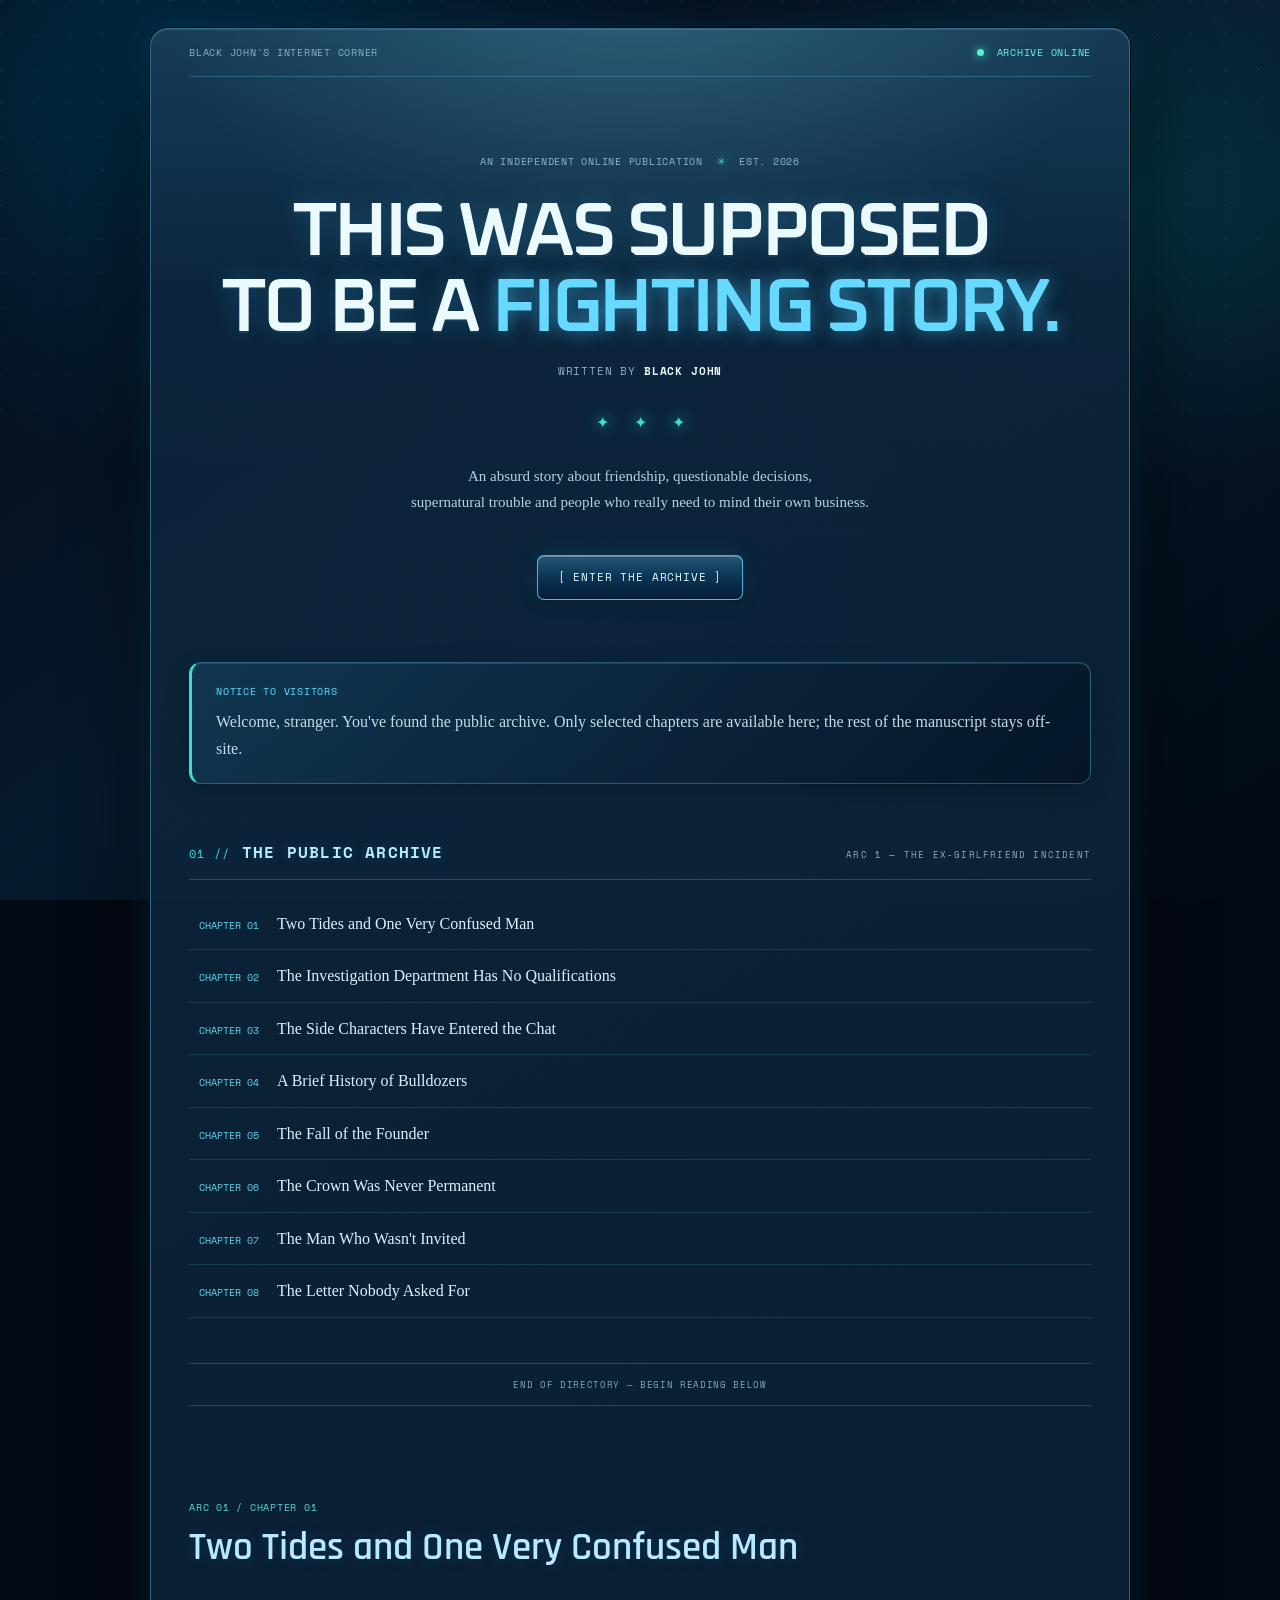
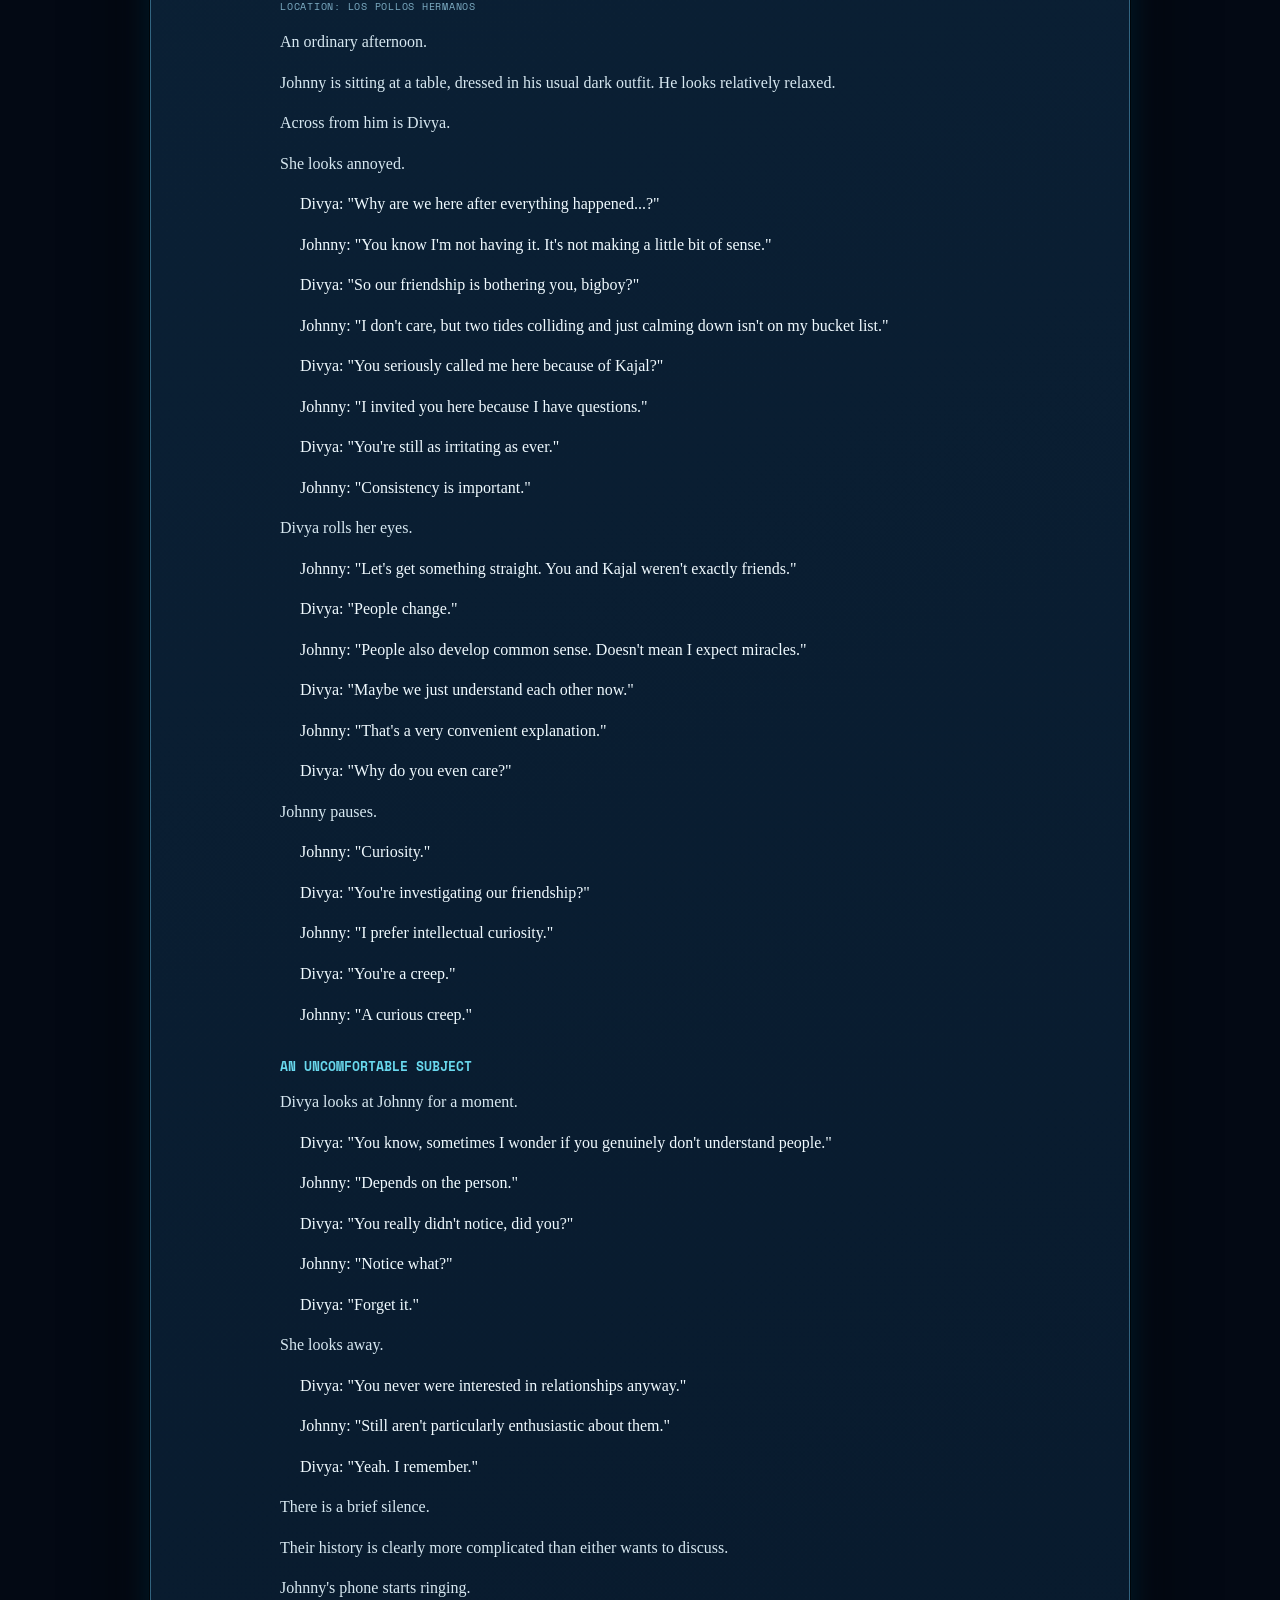
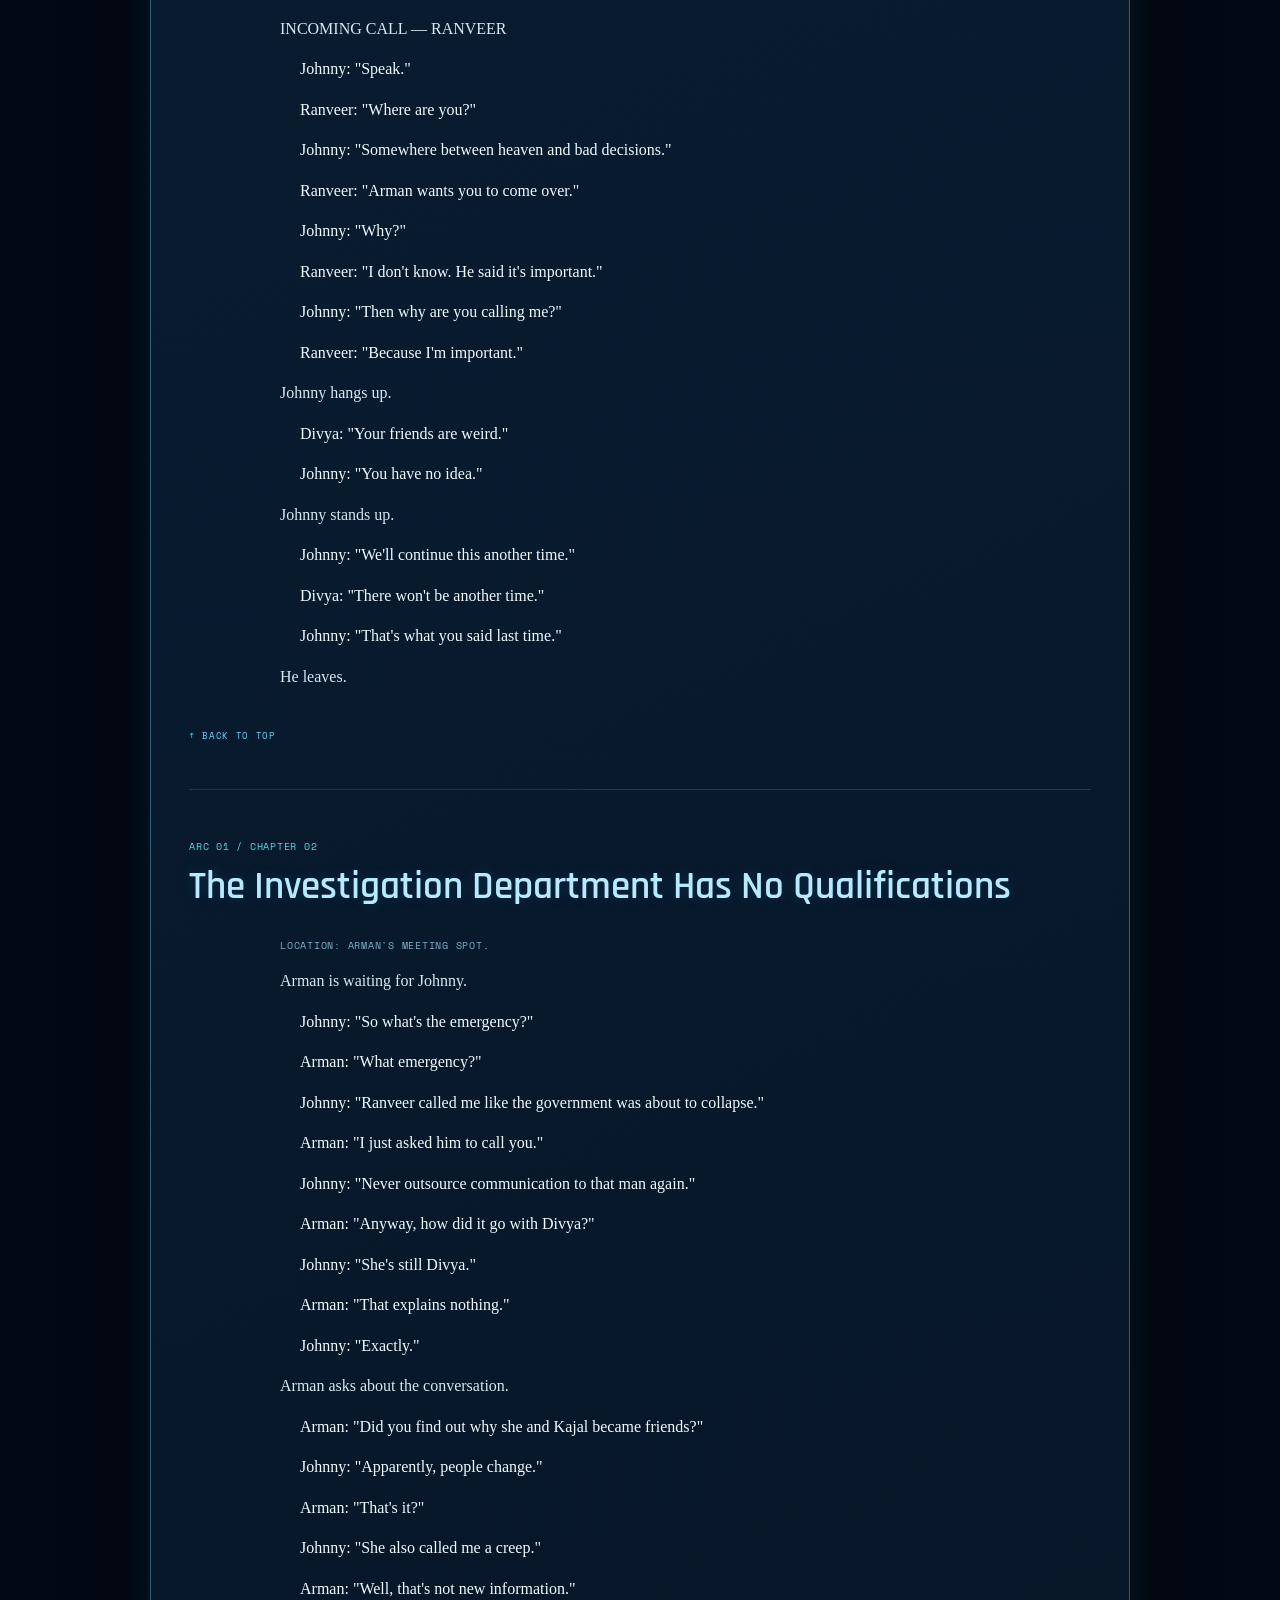
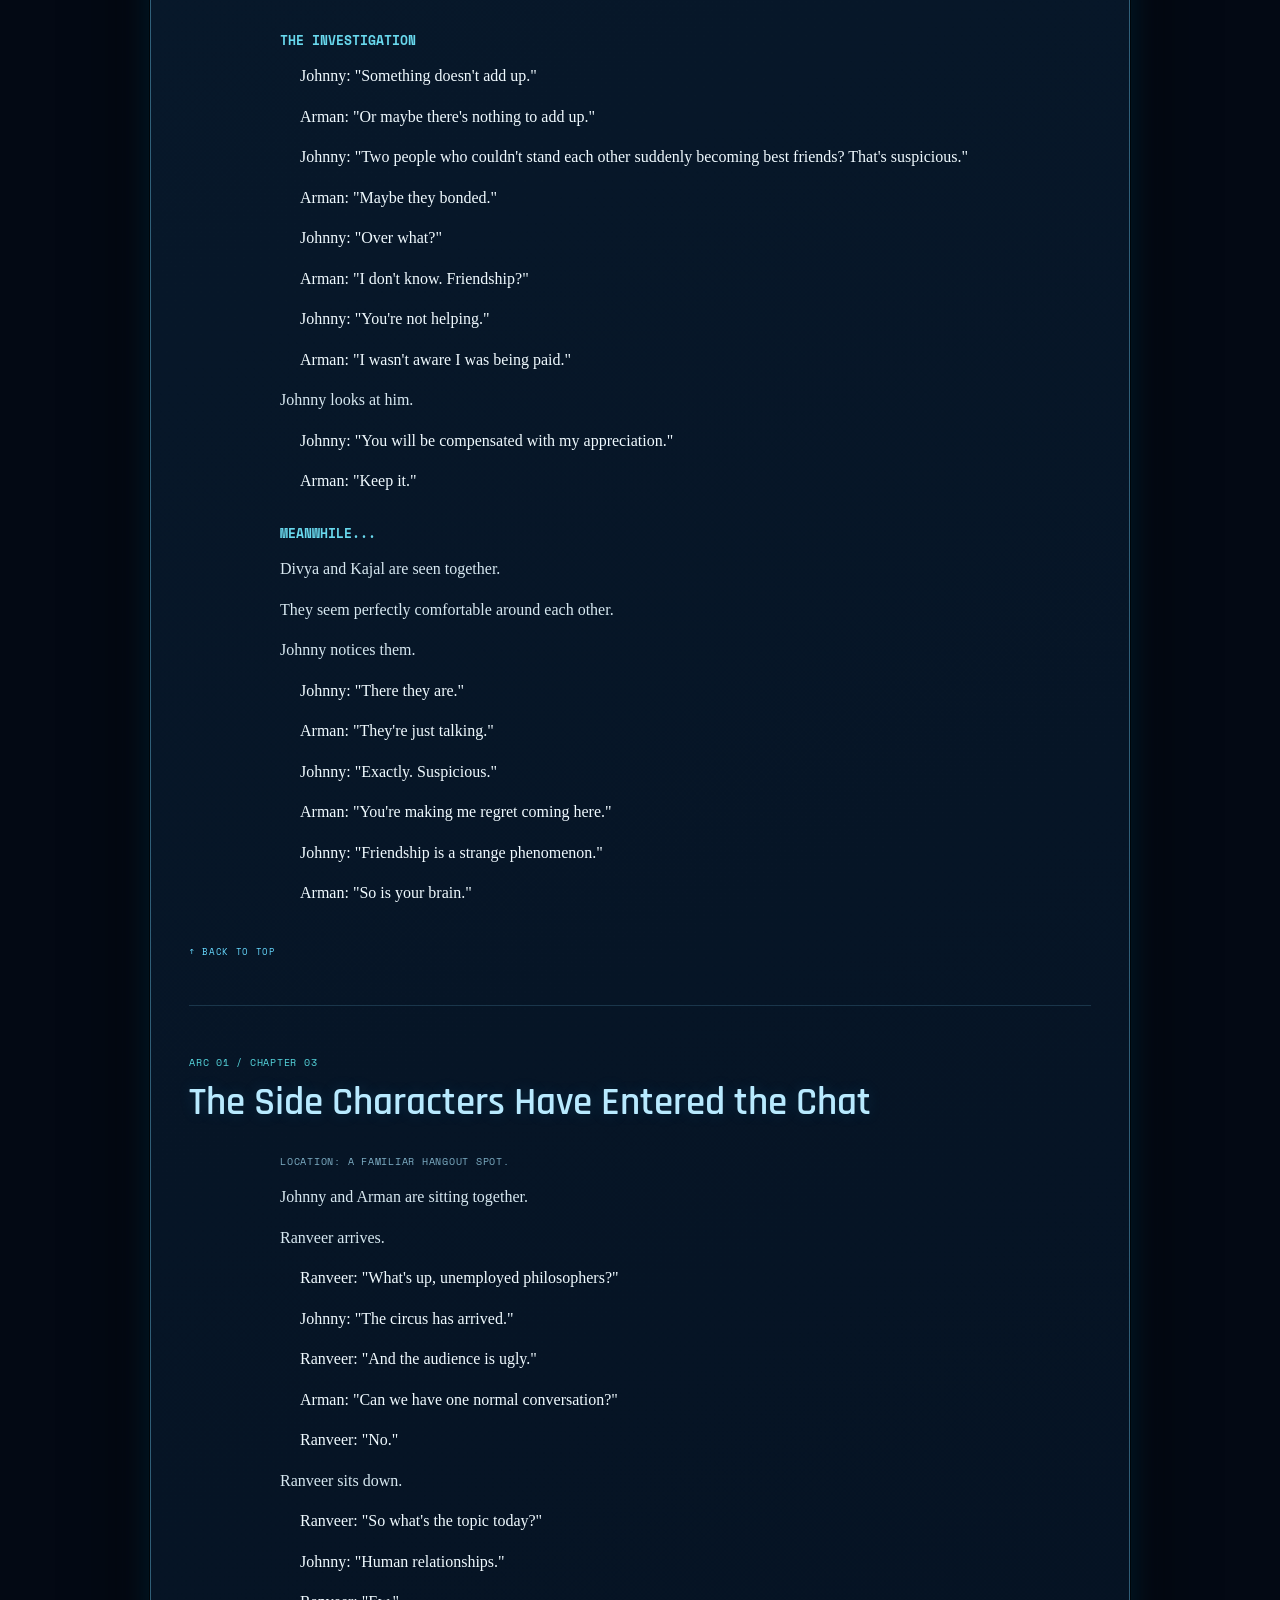
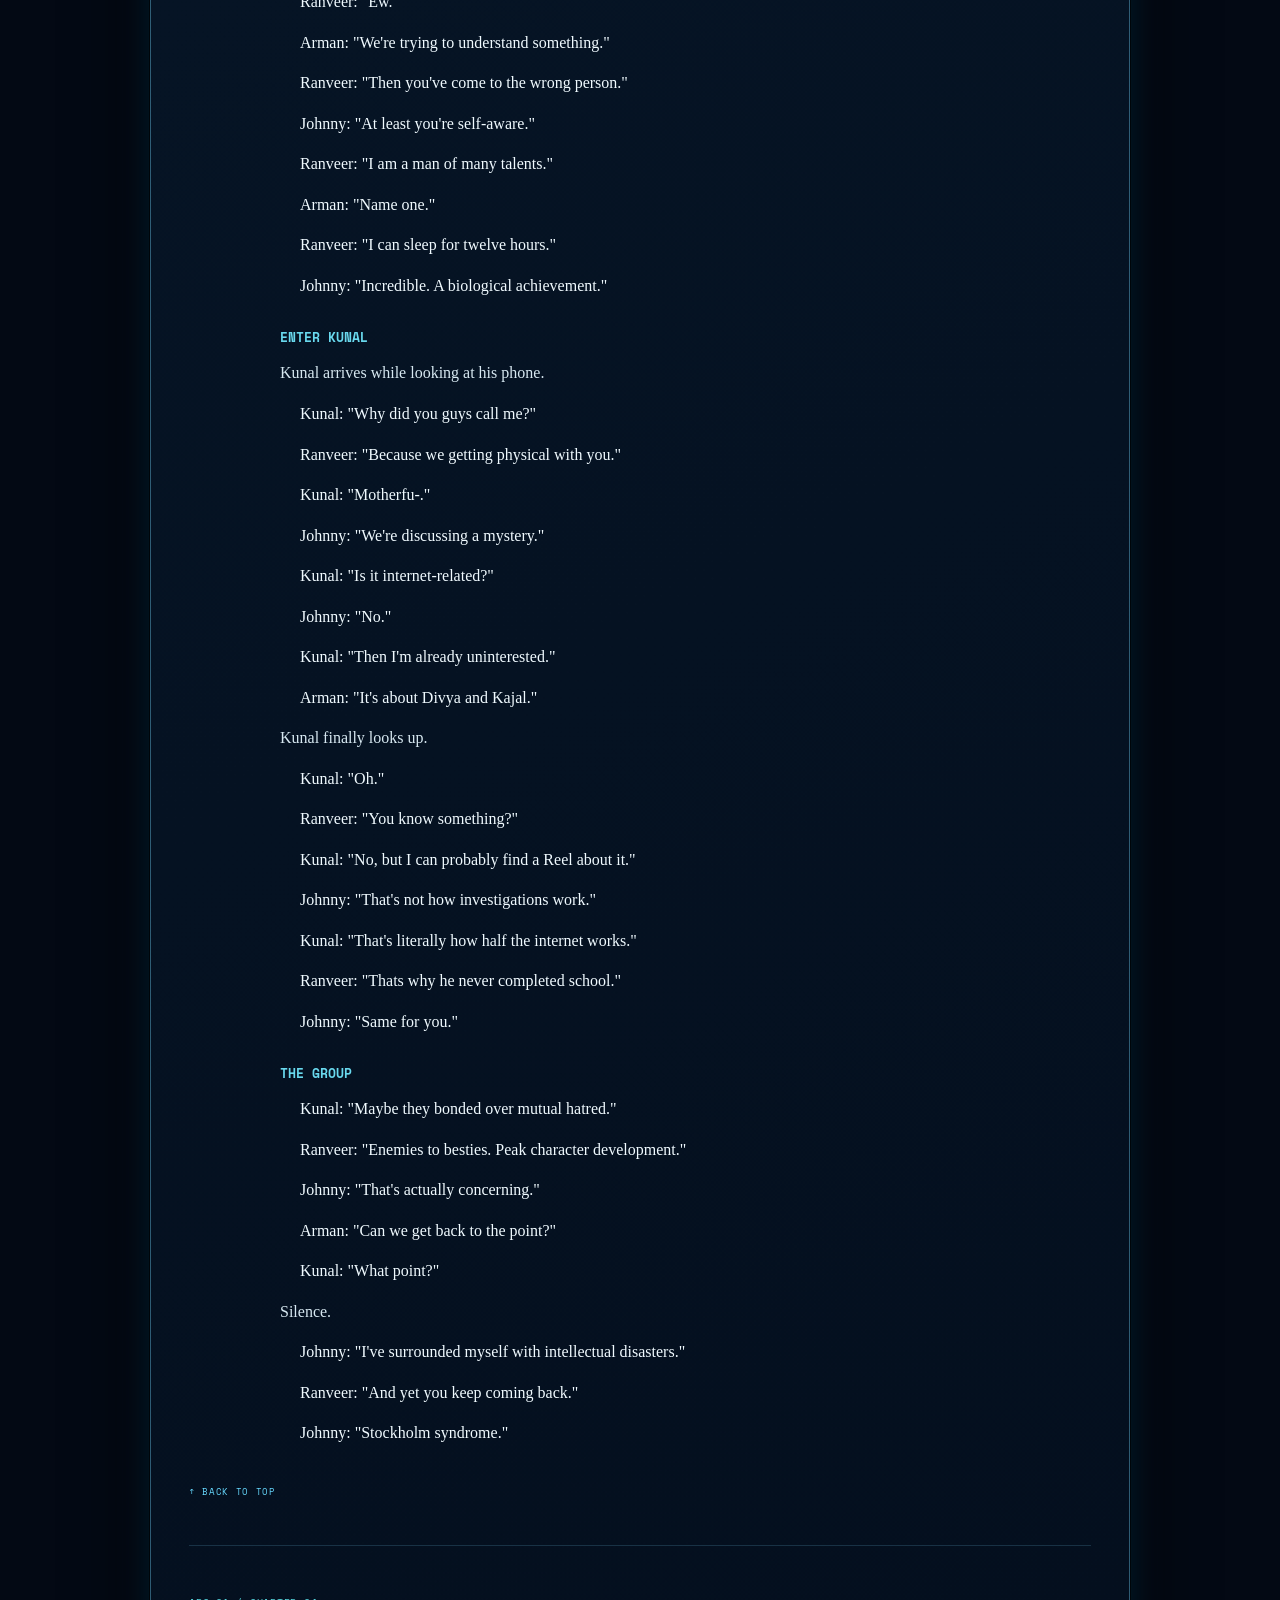
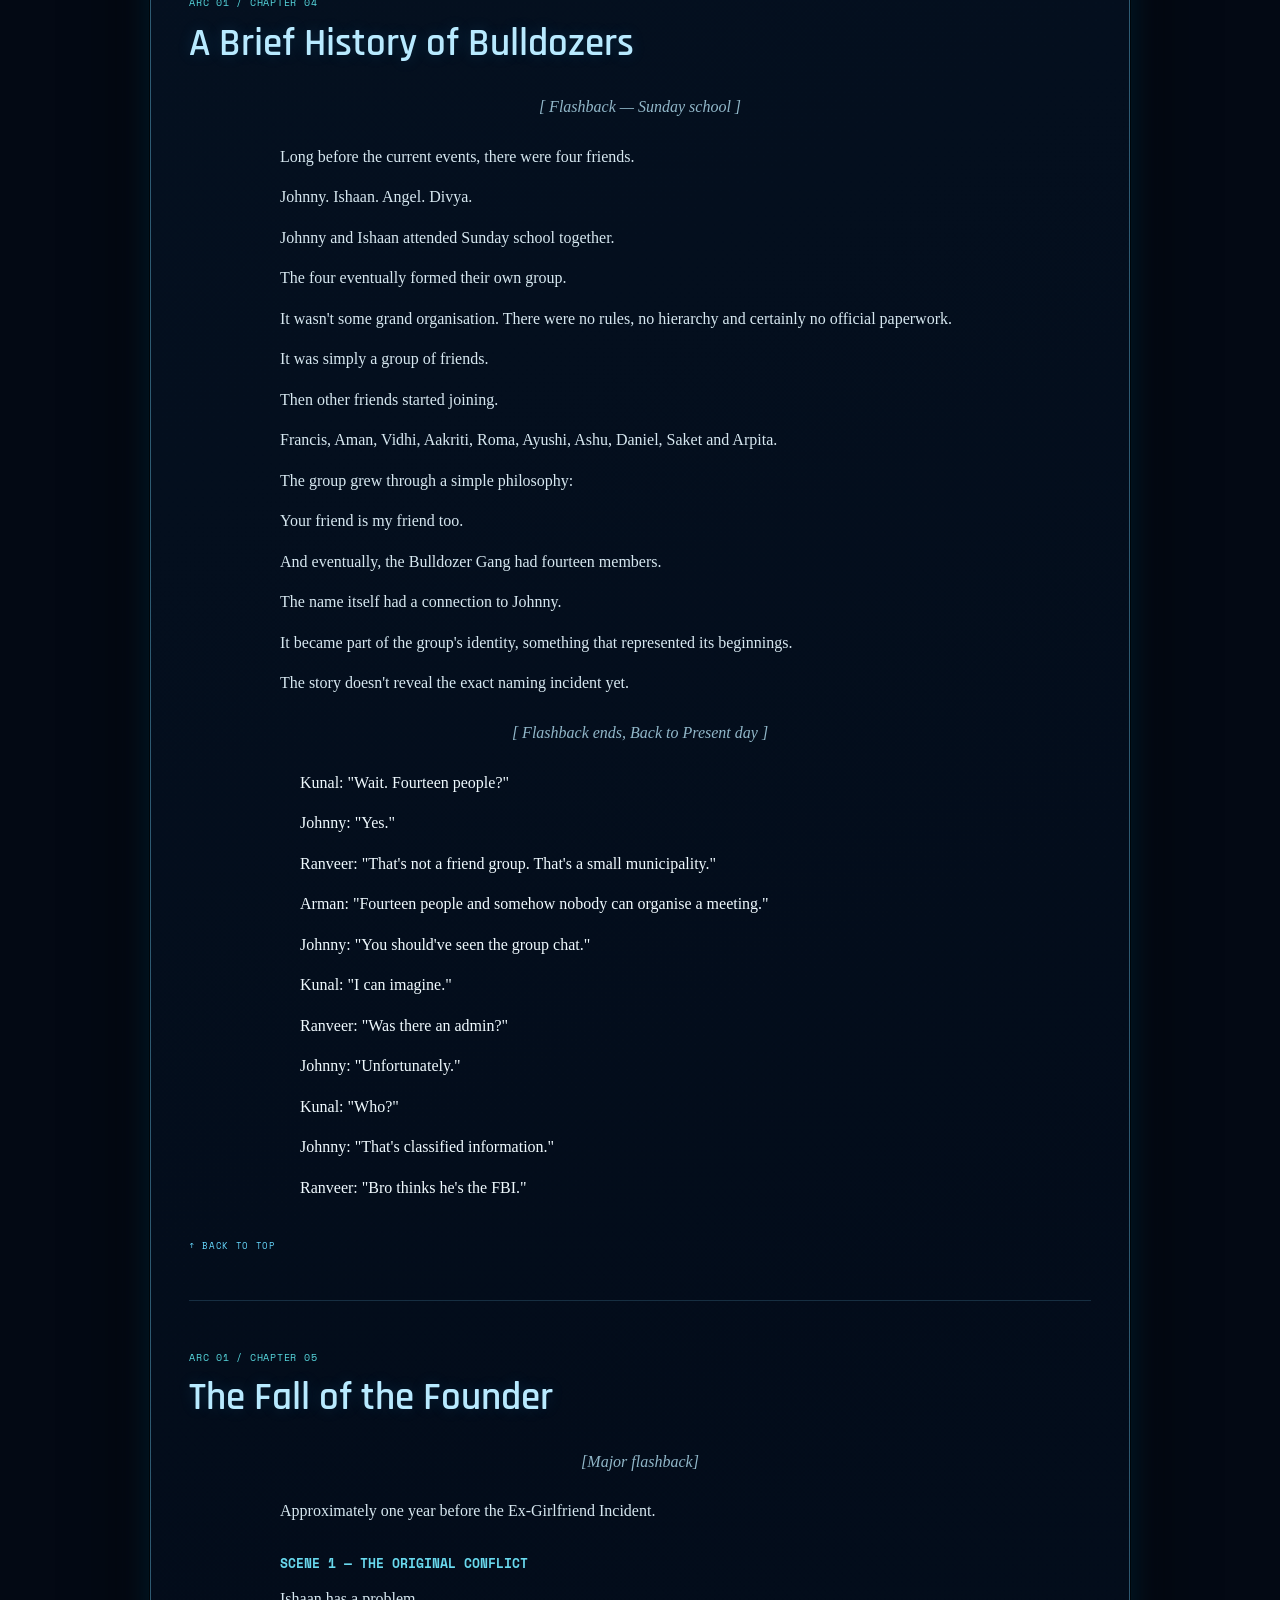
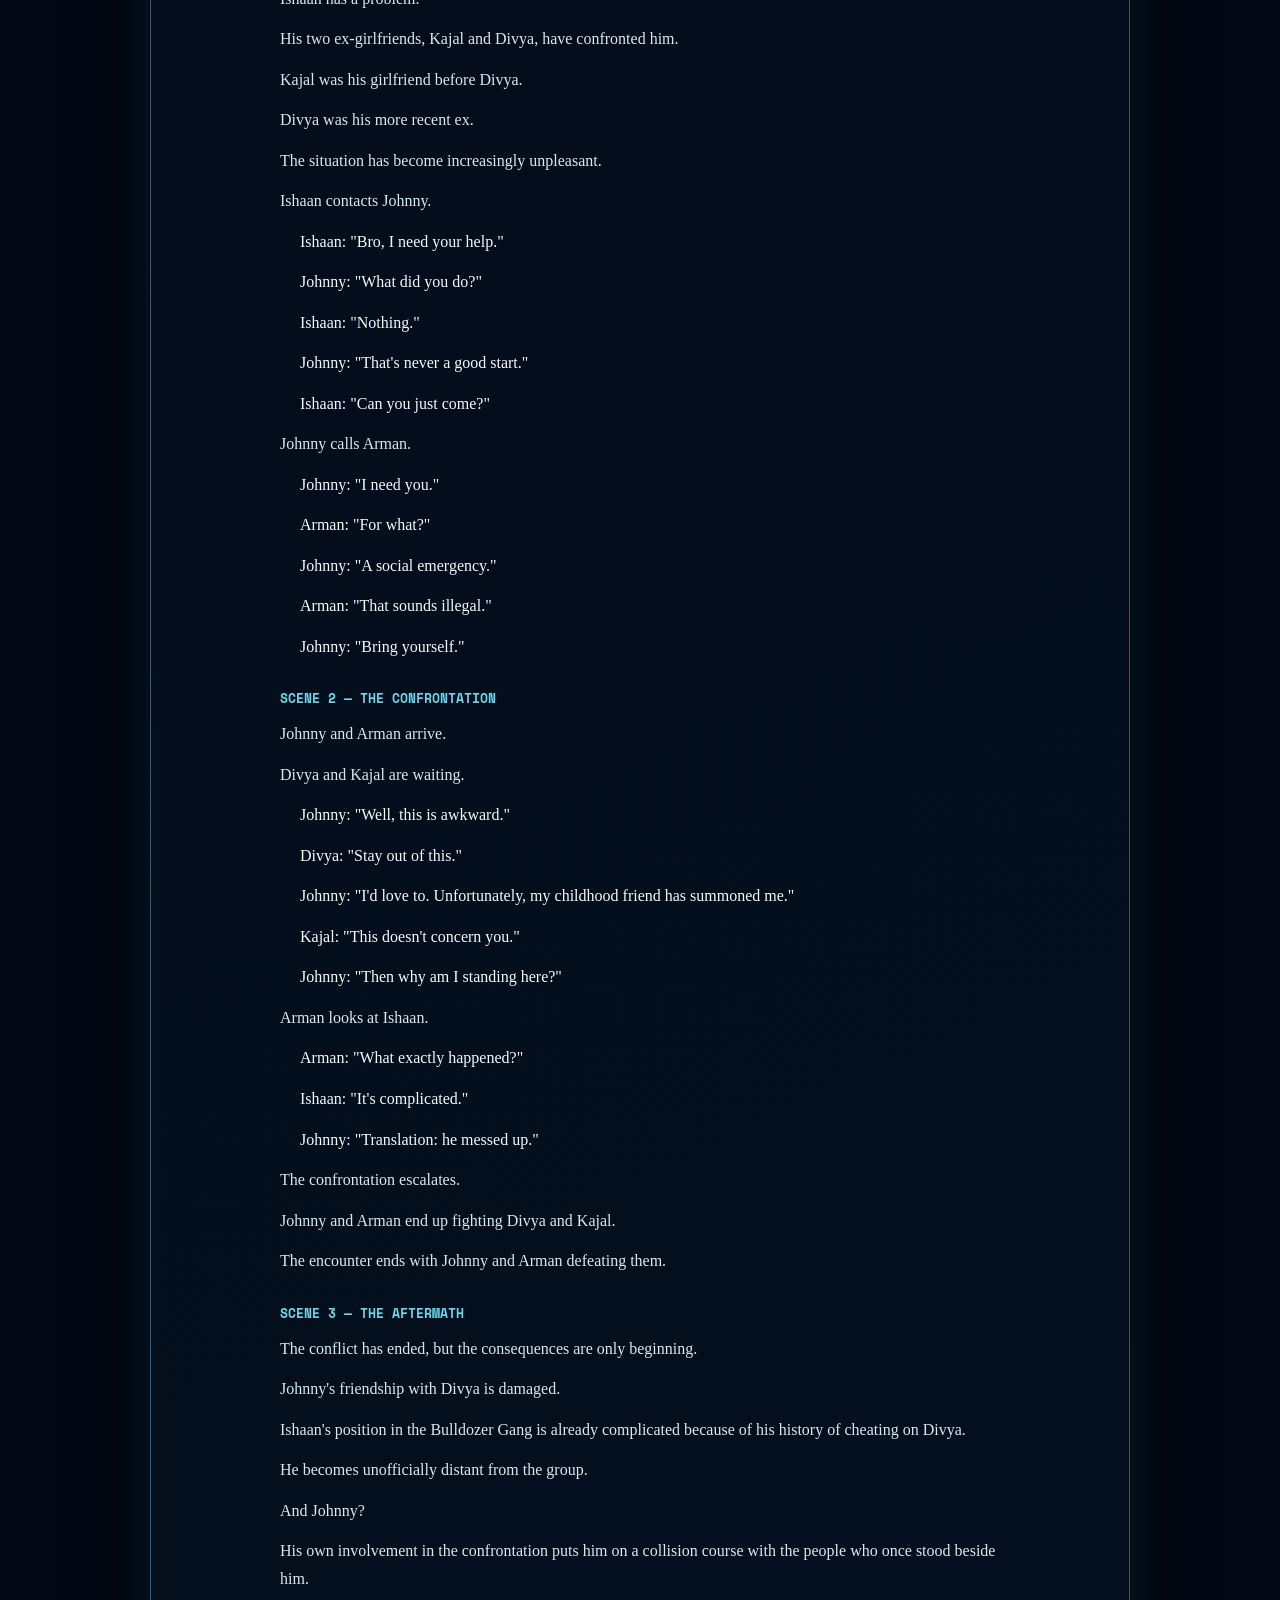
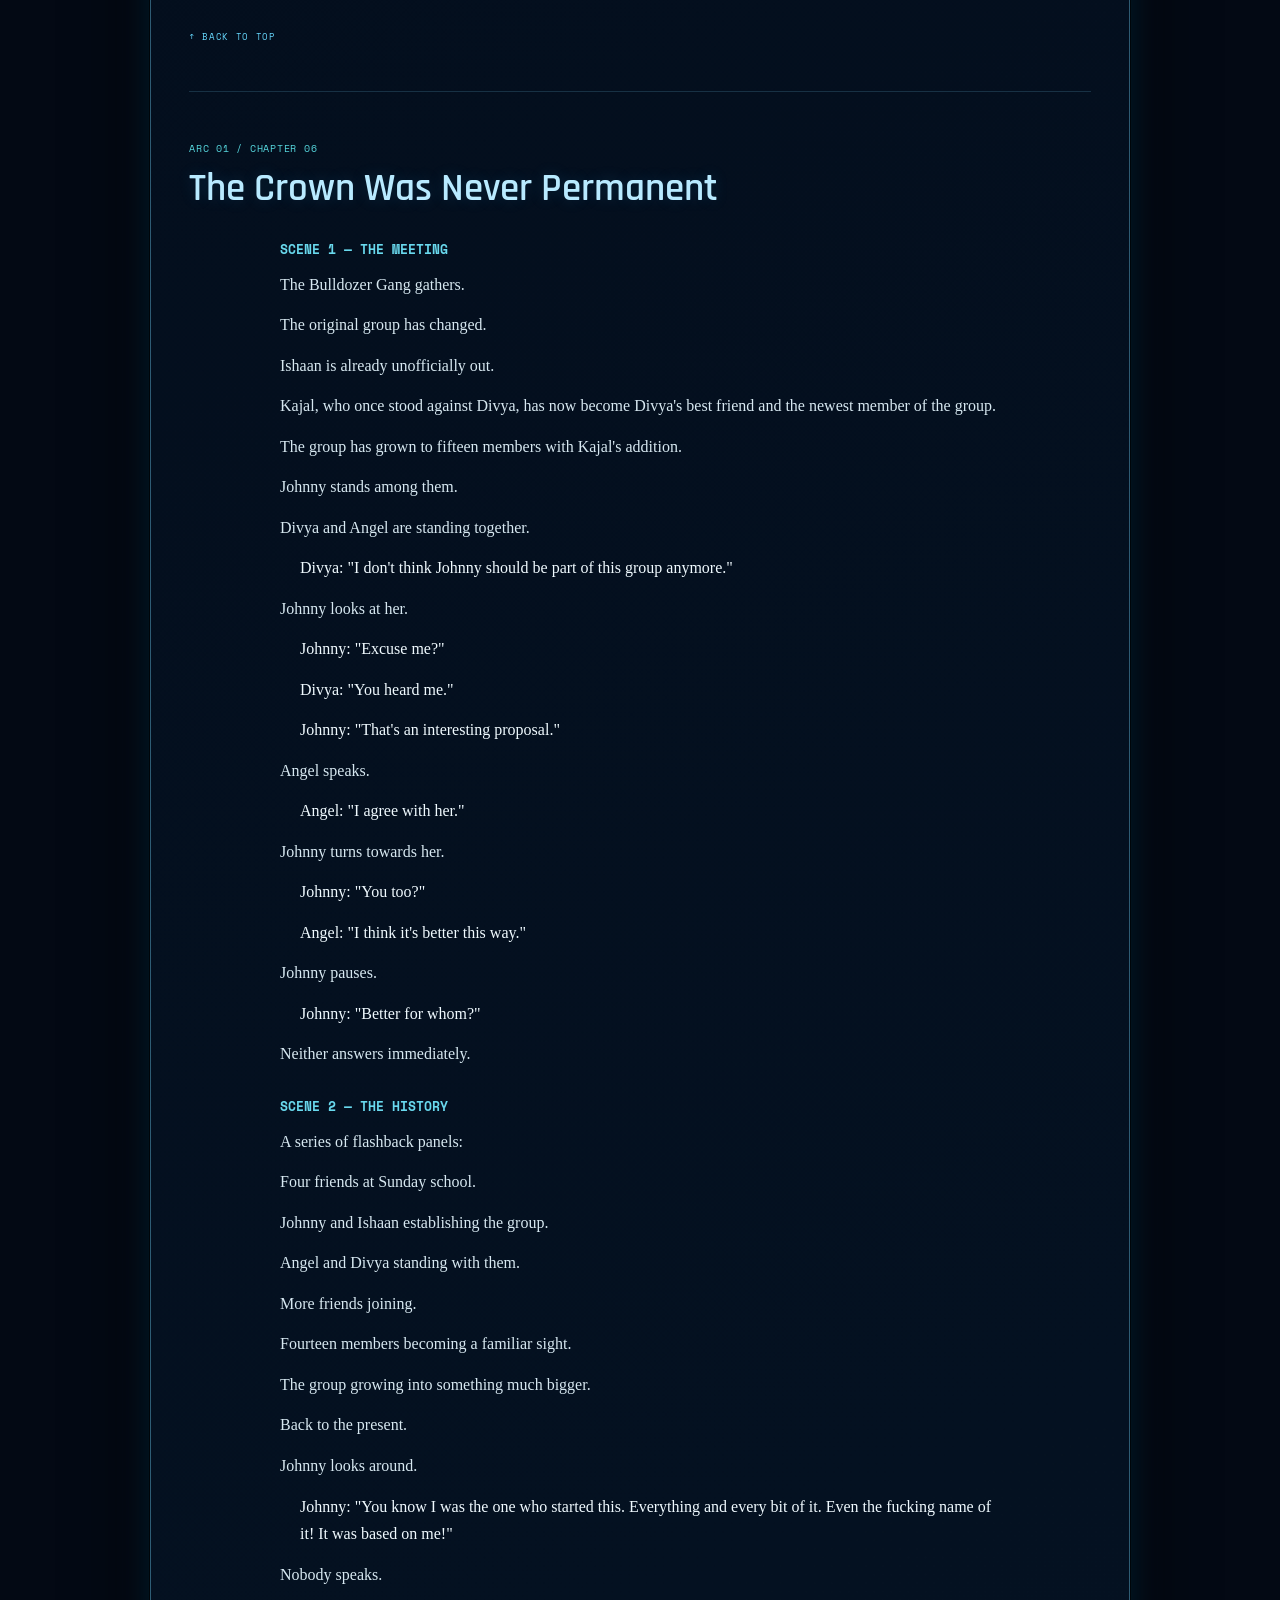
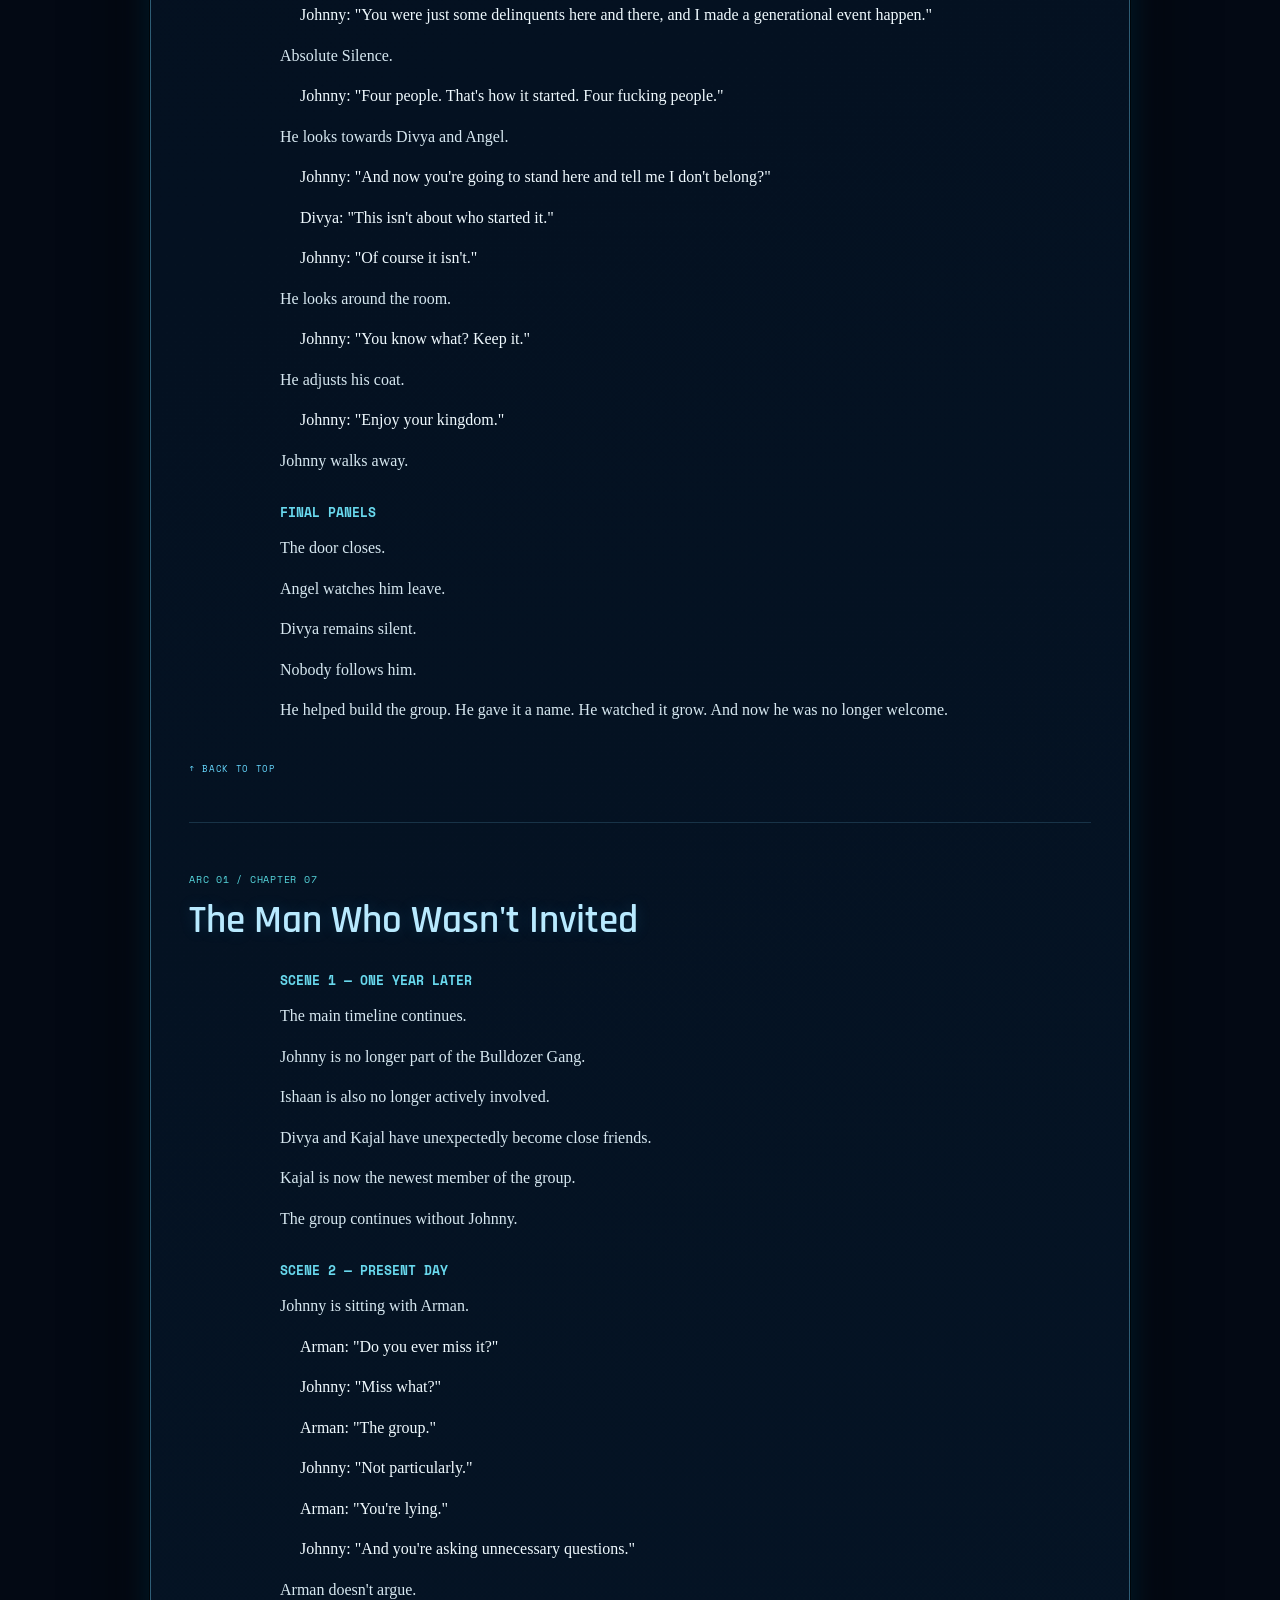
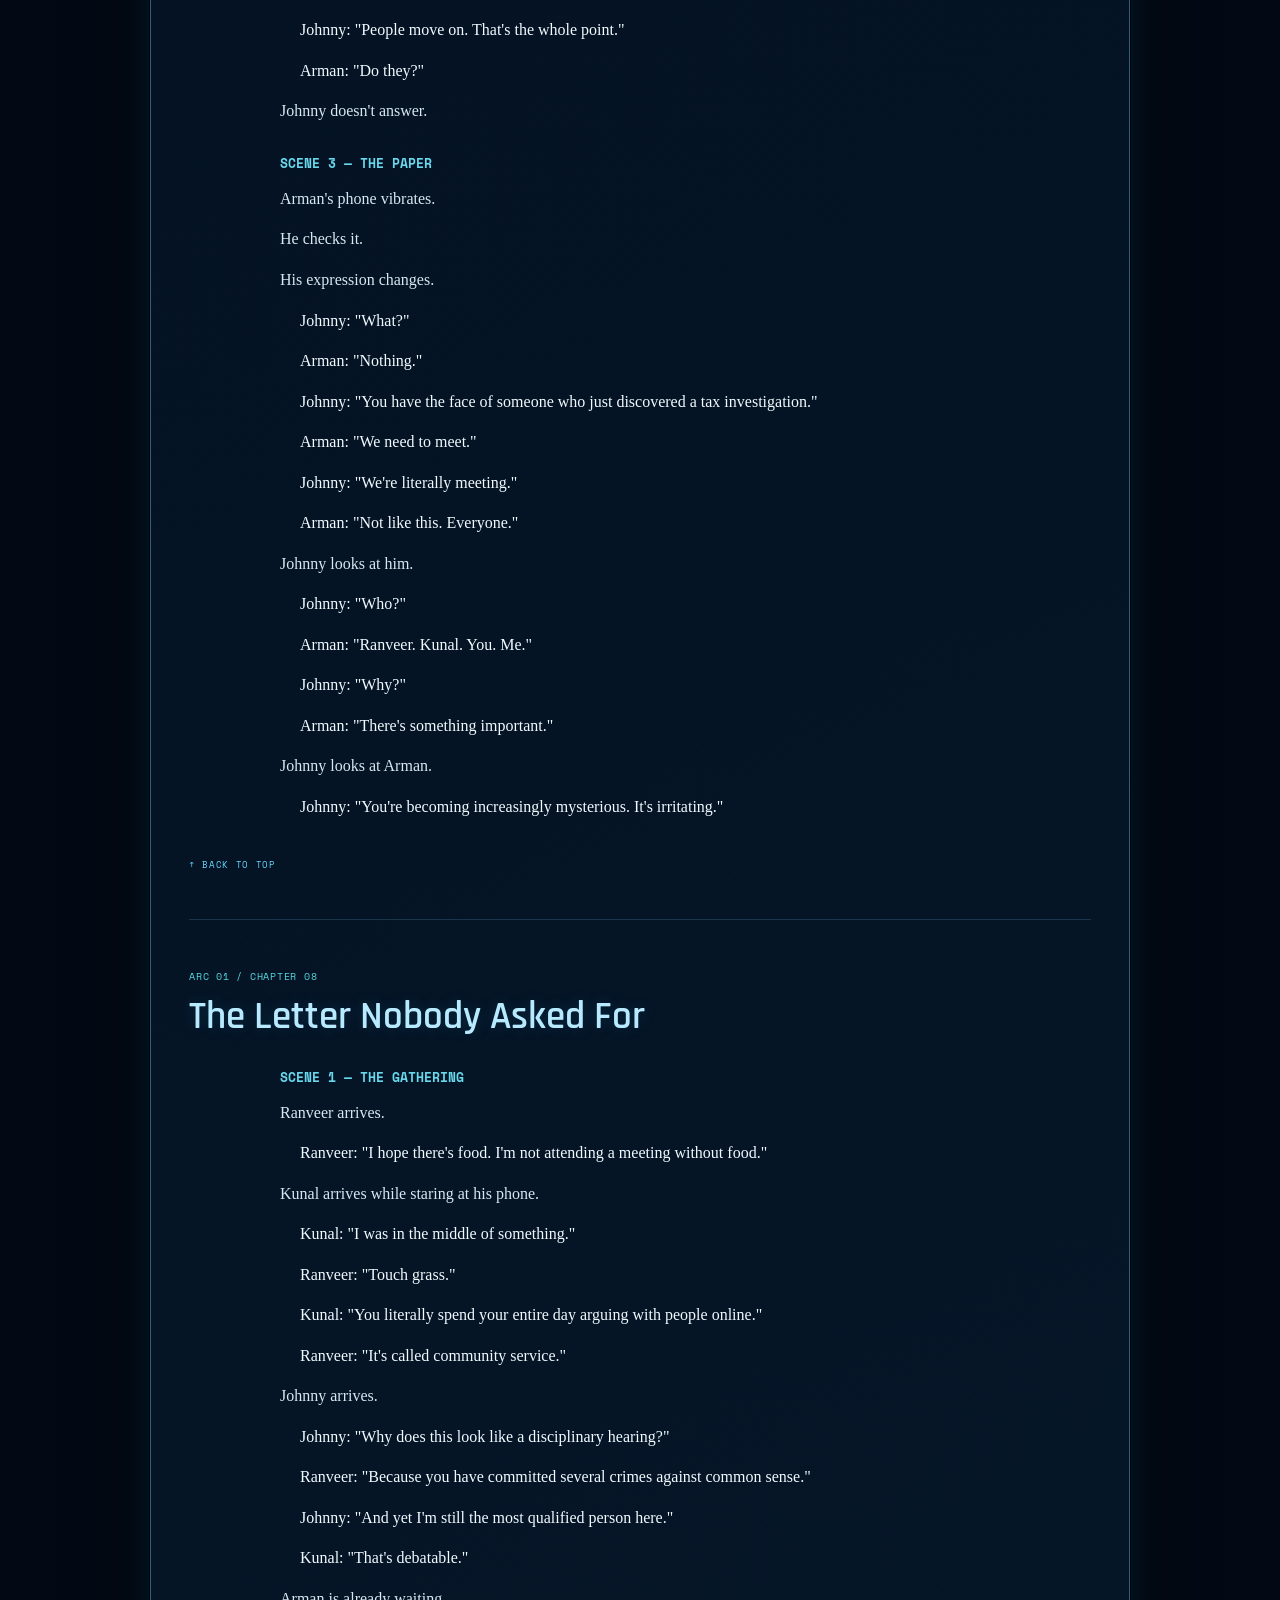
<file: index.html>
<!doctype html>
<html lang="en">
<head>
  <meta charset="utf-8">
  <meta name="viewport" content="width=device-width, initial-scale=1">
  <meta name="description" content="An absurd story about friendship, questionable decisions, supernatural trouble and people who really need to mind their own business.">
  <meta name="theme-color" content="#071a2d">
  <title>This Was Supposed to be a Fighting Story. — Black John</title>
  <link rel="stylesheet" href="style.css">
</head>
<body id="top">
  <div class="page-shell">
    <div class="utility-bar">
      <span>BLACK JOHN'S INTERNET CORNER</span>
      <span class="status"><i></i> ARCHIVE ONLINE</span>
    </div>

    <header class="hero">
      <div class="eyebrow">AN INDEPENDENT ONLINE PUBLICATION <span>✳</span> EST. 2026</div>
      <h1>This Was Supposed<br>to be a <em>Fighting Story.</em></h1>
      <p class="byline">WRITTEN BY <strong>BLACK JOHN</strong></p>
      <div class="hero-rule"><span>✦</span> <span>✦</span> <span>✦</span></div>
      <p class="tagline">An absurd story about friendship, questionable decisions,<br class="desktop-only"> supernatural trouble and people who really need to mind their own business.</p>
      <a class="enter-link" href="#archive">[ ENTER THE ARCHIVE ]</a>
    </header>

    <main>
      <section class="notice-panel">
        <div class="panel-label">NOTICE TO VISITORS</div>
        <p>Welcome, stranger. You've found the public archive. Only selected chapters are available here; the rest of the manuscript stays off-site.</p>
      </section>

      <section class="archive" id="archive">
        <div class="section-heading">
          <span>01 //</span>
          <h2>THE PUBLIC ARCHIVE</h2>
          <span class="small-note">ARC 1 — THE EX-GIRLFRIEND INCIDENT</span>
        </div>
        <nav aria-label="Chapter directory">
          <ol class="chapter-list">
            <li><a href="#chapter-01"><span>CHAPTER 01</span>Two Tides and One Very Confused Man</a></li>
<li><a href="#chapter-02"><span>CHAPTER 02</span>The Investigation Department Has No Qualifications</a></li>
<li><a href="#chapter-03"><span>CHAPTER 03</span>The Side Characters Have Entered the Chat</a></li>
<li><a href="#chapter-04"><span>CHAPTER 04</span>A Brief History of Bulldozers</a></li>
<li><a href="#chapter-05"><span>CHAPTER 05</span>The Fall of the Founder</a></li>
<li><a href="#chapter-06"><span>CHAPTER 06</span>The Crown Was Never Permanent</a></li>
<li><a href="#chapter-07"><span>CHAPTER 07</span>The Man Who Wasn&#x27;t Invited</a></li>
<li><a href="#chapter-08"><span>CHAPTER 08</span>The Letter Nobody Asked For</a></li>
          </ol>
        </nav>
      </section>

      <div class="archive-stamp">END OF DIRECTORY — BEGIN READING BELOW</div>

      <section class="reading">
        
    <article class="chapter" id="chapter-01">
      <div class="chapter-kicker">ARC 01 / CHAPTER 01</div>
      <h2>Two Tides and One Very Confused Man</h2>
      <div class="chapter-body">
        <p class="location">Location: Los Pollos Hermanos</p>
<p>An ordinary afternoon.</p>
<p>Johnny is sitting at a table, dressed in his usual dark outfit. He looks relatively relaxed.</p>
<p>Across from him is Divya.</p>
<p>She looks annoyed.</p>
<p class="dialogue">Divya: &quot;Why are we here after everything happened...?&quot;</p>
<p class="dialogue">Johnny: &quot;You know I&#x27;m not having it. It&#x27;s not making a little bit of sense.&quot;</p>
<p class="dialogue">Divya: &quot;So our friendship is bothering you, bigboy?&quot;</p>
<p class="dialogue">Johnny: &quot;I don&#x27;t care, but two tides colliding and just calming down isn&#x27;t on my bucket list.&quot;</p>
<p class="dialogue">Divya: &quot;You seriously called me here because of Kajal?&quot;</p>
<p class="dialogue">Johnny: &quot;I invited you here because I have questions.&quot;</p>
<p class="dialogue">Divya: &quot;You&#x27;re still as irritating as ever.&quot;</p>
<p class="dialogue">Johnny: &quot;Consistency is important.&quot;</p>
<p>Divya rolls her eyes.</p>
<p class="dialogue">Johnny: &quot;Let&#x27;s get something straight. You and Kajal weren&#x27;t exactly friends.&quot;</p>
<p class="dialogue">Divya: &quot;People change.&quot;</p>
<p class="dialogue">Johnny: &quot;People also develop common sense. Doesn&#x27;t mean I expect miracles.&quot;</p>
<p class="dialogue">Divya: &quot;Maybe we just understand each other now.&quot;</p>
<p class="dialogue">Johnny: &quot;That&#x27;s a very convenient explanation.&quot;</p>
<p class="dialogue">Divya: &quot;Why do you even care?&quot;</p>
<p>Johnny pauses.</p>
<p class="dialogue">Johnny: &quot;Curiosity.&quot;</p>
<p class="dialogue">Divya: &quot;You&#x27;re investigating our friendship?&quot;</p>
<p class="dialogue">Johnny: &quot;I prefer intellectual curiosity.&quot;</p>
<p class="dialogue">Divya: &quot;You&#x27;re a creep.&quot;</p>
<p class="dialogue">Johnny: &quot;A curious creep.&quot;</p>
<h3 class="scene-heading">An uncomfortable subject</h3>
<p>Divya looks at Johnny for a moment.</p>
<p class="dialogue">Divya: &quot;You know, sometimes I wonder if you genuinely don&#x27;t understand people.&quot;</p>
<p class="dialogue">Johnny: &quot;Depends on the person.&quot;</p>
<p class="dialogue">Divya: &quot;You really didn&#x27;t notice, did you?&quot;</p>
<p class="dialogue">Johnny: &quot;Notice what?&quot;</p>
<p class="dialogue">Divya: &quot;Forget it.&quot;</p>
<p>She looks away.</p>
<p class="dialogue">Divya: &quot;You never were interested in relationships anyway.&quot;</p>
<p class="dialogue">Johnny: &quot;Still aren&#x27;t particularly enthusiastic about them.&quot;</p>
<p class="dialogue">Divya: &quot;Yeah. I remember.&quot;</p>
<p>There is a brief silence.</p>
<p>Their history is clearly more complicated than either wants to discuss.</p>
<p>Johnny&#x27;s phone starts ringing.</p>
<p>INCOMING CALL — RANVEER</p>
<p class="dialogue">Johnny: &quot;Speak.&quot;</p>
<p class="dialogue">Ranveer: &quot;Where are you?&quot;</p>
<p class="dialogue">Johnny: &quot;Somewhere between heaven and bad decisions.&quot;</p>
<p class="dialogue">Ranveer: &quot;Arman wants you to come over.&quot;</p>
<p class="dialogue">Johnny: &quot;Why?&quot;</p>
<p class="dialogue">Ranveer: &quot;I don&#x27;t know. He said it&#x27;s important.&quot;</p>
<p class="dialogue">Johnny: &quot;Then why are you calling me?&quot;</p>
<p class="dialogue">Ranveer: &quot;Because I&#x27;m important.&quot;</p>
<p>Johnny hangs up.</p>
<p class="dialogue">Divya: &quot;Your friends are weird.&quot;</p>
<p class="dialogue">Johnny: &quot;You have no idea.&quot;</p>
<p>Johnny stands up.</p>
<p class="dialogue">Johnny: &quot;We&#x27;ll continue this another time.&quot;</p>
<p class="dialogue">Divya: &quot;There won&#x27;t be another time.&quot;</p>
<p class="dialogue">Johnny: &quot;That&#x27;s what you said last time.&quot;</p>
<p>He leaves.</p>
      </div>
      <a class="back-top" href="#top">↑ BACK TO TOP</a>
    </article>
    

    <article class="chapter" id="chapter-02">
      <div class="chapter-kicker">ARC 01 / CHAPTER 02</div>
      <h2>The Investigation Department Has No Qualifications</h2>
      <div class="chapter-body">
        <p class="location">Location: Arman&#x27;s meeting spot.</p>
<p>Arman is waiting for Johnny.</p>
<p class="dialogue">Johnny: &quot;So what&#x27;s the emergency?&quot;</p>
<p class="dialogue">Arman: &quot;What emergency?&quot;</p>
<p class="dialogue">Johnny: &quot;Ranveer called me like the government was about to collapse.&quot;</p>
<p class="dialogue">Arman: &quot;I just asked him to call you.&quot;</p>
<p class="dialogue">Johnny: &quot;Never outsource communication to that man again.&quot;</p>
<p class="dialogue">Arman: &quot;Anyway, how did it go with Divya?&quot;</p>
<p class="dialogue">Johnny: &quot;She&#x27;s still Divya.&quot;</p>
<p class="dialogue">Arman: &quot;That explains nothing.&quot;</p>
<p class="dialogue">Johnny: &quot;Exactly.&quot;</p>
<p>Arman asks about the conversation.</p>
<p class="dialogue">Arman: &quot;Did you find out why she and Kajal became friends?&quot;</p>
<p class="dialogue">Johnny: &quot;Apparently, people change.&quot;</p>
<p class="dialogue">Arman: &quot;That&#x27;s it?&quot;</p>
<p class="dialogue">Johnny: &quot;She also called me a creep.&quot;</p>
<p class="dialogue">Arman: &quot;Well, that&#x27;s not new information.&quot;</p>
<h3 class="scene-heading">The investigation</h3>
<p class="dialogue">Johnny: &quot;Something doesn&#x27;t add up.&quot;</p>
<p class="dialogue">Arman: &quot;Or maybe there&#x27;s nothing to add up.&quot;</p>
<p class="dialogue">Johnny: &quot;Two people who couldn&#x27;t stand each other suddenly becoming best friends? That&#x27;s suspicious.&quot;</p>
<p class="dialogue">Arman: &quot;Maybe they bonded.&quot;</p>
<p class="dialogue">Johnny: &quot;Over what?&quot;</p>
<p class="dialogue">Arman: &quot;I don&#x27;t know. Friendship?&quot;</p>
<p class="dialogue">Johnny: &quot;You&#x27;re not helping.&quot;</p>
<p class="dialogue">Arman: &quot;I wasn&#x27;t aware I was being paid.&quot;</p>
<p>Johnny looks at him.</p>
<p class="dialogue">Johnny: &quot;You will be compensated with my appreciation.&quot;</p>
<p class="dialogue">Arman: &quot;Keep it.&quot;</p>
<h3 class="scene-heading">Meanwhile...</h3>
<p>Divya and Kajal are seen together.</p>
<p>They seem perfectly comfortable around each other.</p>
<p>Johnny notices them.</p>
<p class="dialogue">Johnny: &quot;There they are.&quot;</p>
<p class="dialogue">Arman: &quot;They&#x27;re just talking.&quot;</p>
<p class="dialogue">Johnny: &quot;Exactly. Suspicious.&quot;</p>
<p class="dialogue">Arman: &quot;You&#x27;re making me regret coming here.&quot;</p>
<p class="dialogue">Johnny: &quot;Friendship is a strange phenomenon.&quot;</p>
<p class="dialogue">Arman: &quot;So is your brain.&quot;</p>
      </div>
      <a class="back-top" href="#top">↑ BACK TO TOP</a>
    </article>
    

    <article class="chapter" id="chapter-03">
      <div class="chapter-kicker">ARC 01 / CHAPTER 03</div>
      <h2>The Side Characters Have Entered the Chat</h2>
      <div class="chapter-body">
        <p class="location">Location: A familiar hangout spot.</p>
<p>Johnny and Arman are sitting together.</p>
<p>Ranveer arrives.</p>
<p class="dialogue">Ranveer: &quot;What&#x27;s up, unemployed philosophers?&quot;</p>
<p class="dialogue">Johnny: &quot;The circus has arrived.&quot;</p>
<p class="dialogue">Ranveer: &quot;And the audience is ugly.&quot;</p>
<p class="dialogue">Arman: &quot;Can we have one normal conversation?&quot;</p>
<p class="dialogue">Ranveer: &quot;No.&quot;</p>
<p>Ranveer sits down.</p>
<p class="dialogue">Ranveer: &quot;So what&#x27;s the topic today?&quot;</p>
<p class="dialogue">Johnny: &quot;Human relationships.&quot;</p>
<p class="dialogue">Ranveer: &quot;Ew.&quot;</p>
<p class="dialogue">Arman: &quot;We&#x27;re trying to understand something.&quot;</p>
<p class="dialogue">Ranveer: &quot;Then you&#x27;ve come to the wrong person.&quot;</p>
<p class="dialogue">Johnny: &quot;At least you&#x27;re self-aware.&quot;</p>
<p class="dialogue">Ranveer: &quot;I am a man of many talents.&quot;</p>
<p class="dialogue">Arman: &quot;Name one.&quot;</p>
<p class="dialogue">Ranveer: &quot;I can sleep for twelve hours.&quot;</p>
<p class="dialogue">Johnny: &quot;Incredible. A biological achievement.&quot;</p>
<h3 class="scene-heading">Enter Kunal</h3>
<p>Kunal arrives while looking at his phone.</p>
<p class="dialogue">Kunal: &quot;Why did you guys call me?&quot;</p>
<p class="dialogue">Ranveer: &quot;Because we getting physical with you.&quot;</p>
<p class="dialogue">Kunal: &quot;Motherfu-.&quot;</p>
<p class="dialogue">Johnny: &quot;We&#x27;re discussing a mystery.&quot;</p>
<p class="dialogue">Kunal: &quot;Is it internet-related?&quot;</p>
<p class="dialogue">Johnny: &quot;No.&quot;</p>
<p class="dialogue">Kunal: &quot;Then I&#x27;m already uninterested.&quot;</p>
<p class="dialogue">Arman: &quot;It&#x27;s about Divya and Kajal.&quot;</p>
<p>Kunal finally looks up.</p>
<p class="dialogue">Kunal: &quot;Oh.&quot;</p>
<p class="dialogue">Ranveer: &quot;You know something?&quot;</p>
<p class="dialogue">Kunal: &quot;No, but I can probably find a Reel about it.&quot;</p>
<p class="dialogue">Johnny: &quot;That&#x27;s not how investigations work.&quot;</p>
<p class="dialogue">Kunal: &quot;That&#x27;s literally how half the internet works.&quot;</p>
<p class="dialogue">Ranveer: &quot;Thats why he never completed school.&quot;</p>
<p class="dialogue">Johnny: &quot;Same for you.&quot;</p>
<h3 class="scene-heading">The group</h3>
<p class="dialogue">Kunal: &quot;Maybe they bonded over mutual hatred.&quot;</p>
<p class="dialogue">Ranveer: &quot;Enemies to besties. Peak character development.&quot;</p>
<p class="dialogue">Johnny: &quot;That&#x27;s actually concerning.&quot;</p>
<p class="dialogue">Arman: &quot;Can we get back to the point?&quot;</p>
<p class="dialogue">Kunal: &quot;What point?&quot;</p>
<p>Silence.</p>
<p class="dialogue">Johnny: &quot;I&#x27;ve surrounded myself with intellectual disasters.&quot;</p>
<p class="dialogue">Ranveer: &quot;And yet you keep coming back.&quot;</p>
<p class="dialogue">Johnny: &quot;Stockholm syndrome.&quot;</p>
      </div>
      <a class="back-top" href="#top">↑ BACK TO TOP</a>
    </article>
    

    <article class="chapter" id="chapter-04">
      <div class="chapter-kicker">ARC 01 / CHAPTER 04</div>
      <h2>A Brief History of Bulldozers</h2>
      <div class="chapter-body">
        <p class="stage-direction">[ Flashback — Sunday school ]</p>
<p>Long before the current events, there were four friends.</p>
<p>Johnny. Ishaan. Angel. Divya.</p>
<p>Johnny and Ishaan attended Sunday school together.</p>
<p>The four eventually formed their own group.</p>
<p>It wasn&#x27;t some grand organisation. There were no rules, no hierarchy and certainly no official paperwork.</p>
<p>It was simply a group of friends.</p>
<p>Then other friends started joining.</p>
<p>Francis, Aman, Vidhi, Aakriti, Roma, Ayushi, Ashu, Daniel, Saket and Arpita.</p>
<p>The group grew through a simple philosophy:</p>
<p>Your friend is my friend too.</p>
<p>And eventually, the Bulldozer Gang had fourteen members.</p>
<p>The name itself had a connection to Johnny.</p>
<p>It became part of the group&#x27;s identity, something that represented its beginnings.</p>
<p>The story doesn&#x27;t reveal the exact naming incident yet.</p>
<p class="stage-direction">[ Flashback ends, Back to Present day ]</p>
<p class="dialogue">Kunal: &quot;Wait. Fourteen people?&quot;</p>
<p class="dialogue">Johnny: &quot;Yes.&quot;</p>
<p class="dialogue">Ranveer: &quot;That&#x27;s not a friend group. That&#x27;s a small municipality.&quot;</p>
<p class="dialogue">Arman: &quot;Fourteen people and somehow nobody can organise a meeting.&quot;</p>
<p class="dialogue">Johnny: &quot;You should&#x27;ve seen the group chat.&quot;</p>
<p class="dialogue">Kunal: &quot;I can imagine.&quot;</p>
<p class="dialogue">Ranveer: &quot;Was there an admin?&quot;</p>
<p class="dialogue">Johnny: &quot;Unfortunately.&quot;</p>
<p class="dialogue">Kunal: &quot;Who?&quot;</p>
<p class="dialogue">Johnny: &quot;That&#x27;s classified information.&quot;</p>
<p class="dialogue">Ranveer: &quot;Bro thinks he&#x27;s the FBI.&quot;</p>
      </div>
      <a class="back-top" href="#top">↑ BACK TO TOP</a>
    </article>
    

    <article class="chapter" id="chapter-05">
      <div class="chapter-kicker">ARC 01 / CHAPTER 05</div>
      <h2>The Fall of the Founder</h2>
      <div class="chapter-body">
        <p class="stage-direction">[Major flashback]</p>
<p>Approximately one year before the Ex-Girlfriend Incident.</p>
<h3 class="scene-heading">Scene 1 — The original conflict</h3>
<p>Ishaan has a problem.</p>
<p>His two ex-girlfriends, Kajal and Divya, have confronted him.</p>
<p>Kajal was his girlfriend before Divya.</p>
<p>Divya was his more recent ex.</p>
<p>The situation has become increasingly unpleasant.</p>
<p>Ishaan contacts Johnny.</p>
<p class="dialogue">Ishaan: &quot;Bro, I need your help.&quot;</p>
<p class="dialogue">Johnny: &quot;What did you do?&quot;</p>
<p class="dialogue">Ishaan: &quot;Nothing.&quot;</p>
<p class="dialogue">Johnny: &quot;That&#x27;s never a good start.&quot;</p>
<p class="dialogue">Ishaan: &quot;Can you just come?&quot;</p>
<p>Johnny calls Arman.</p>
<p class="dialogue">Johnny: &quot;I need you.&quot;</p>
<p class="dialogue">Arman: &quot;For what?&quot;</p>
<p class="dialogue">Johnny: &quot;A social emergency.&quot;</p>
<p class="dialogue">Arman: &quot;That sounds illegal.&quot;</p>
<p class="dialogue">Johnny: &quot;Bring yourself.&quot;</p>
<h3 class="scene-heading">Scene 2 — The confrontation</h3>
<p>Johnny and Arman arrive.</p>
<p>Divya and Kajal are waiting.</p>
<p class="dialogue">Johnny: &quot;Well, this is awkward.&quot;</p>
<p class="dialogue">Divya: &quot;Stay out of this.&quot;</p>
<p class="dialogue">Johnny: &quot;I&#x27;d love to. Unfortunately, my childhood friend has summoned me.&quot;</p>
<p class="dialogue">Kajal: &quot;This doesn&#x27;t concern you.&quot;</p>
<p class="dialogue">Johnny: &quot;Then why am I standing here?&quot;</p>
<p>Arman looks at Ishaan.</p>
<p class="dialogue">Arman: &quot;What exactly happened?&quot;</p>
<p class="dialogue">Ishaan: &quot;It&#x27;s complicated.&quot;</p>
<p class="dialogue">Johnny: &quot;Translation: he messed up.&quot;</p>
<p>The confrontation escalates.</p>
<p>Johnny and Arman end up fighting Divya and Kajal.</p>
<p>The encounter ends with Johnny and Arman defeating them.</p>
<h3 class="scene-heading">Scene 3 — The aftermath</h3>
<p>The conflict has ended, but the consequences are only beginning.</p>
<p>Johnny&#x27;s friendship with Divya is damaged.</p>
<p>Ishaan&#x27;s position in the Bulldozer Gang is already complicated because of his history of cheating on Divya.</p>
<p>He becomes unofficially distant from the group.</p>
<p>And Johnny?</p>
<p>His own involvement in the confrontation puts him on a collision course with the people who once stood beside him.</p>
      </div>
      <a class="back-top" href="#top">↑ BACK TO TOP</a>
    </article>
    

    <article class="chapter" id="chapter-06">
      <div class="chapter-kicker">ARC 01 / CHAPTER 06</div>
      <h2>The Crown Was Never Permanent</h2>
      <div class="chapter-body">
        <h3 class="scene-heading">Scene 1 — The meeting</h3>
<p>The Bulldozer Gang gathers.</p>
<p>The original group has changed.</p>
<p>Ishaan is already unofficially out.</p>
<p>Kajal, who once stood against Divya, has now become Divya&#x27;s best friend and the newest member of the group.</p>
<p>The group has grown to fifteen members with Kajal&#x27;s addition.</p>
<p>Johnny stands among them.</p>
<p>Divya and Angel are standing together.</p>
<p class="dialogue">Divya: &quot;I don&#x27;t think Johnny should be part of this group anymore.&quot;</p>
<p>Johnny looks at her.</p>
<p class="dialogue">Johnny: &quot;Excuse me?&quot;</p>
<p class="dialogue">Divya: &quot;You heard me.&quot;</p>
<p class="dialogue">Johnny: &quot;That&#x27;s an interesting proposal.&quot;</p>
<p>Angel speaks.</p>
<p class="dialogue">Angel: &quot;I agree with her.&quot;</p>
<p>Johnny turns towards her.</p>
<p class="dialogue">Johnny: &quot;You too?&quot;</p>
<p class="dialogue">Angel: &quot;I think it&#x27;s better this way.&quot;</p>
<p>Johnny pauses.</p>
<p class="dialogue">Johnny: &quot;Better for whom?&quot;</p>
<p>Neither answers immediately.</p>
<h3 class="scene-heading">Scene 2 — The history</h3>
<p>A series of flashback panels:</p>
<p>Four friends at Sunday school.</p>
<p>Johnny and Ishaan establishing the group.</p>
<p>Angel and Divya standing with them.</p>
<p>More friends joining.</p>
<p>Fourteen members becoming a familiar sight.</p>
<p>The group growing into something much bigger.</p>
<p>Back to the present.</p>
<p>Johnny looks around.</p>
<p class="dialogue">Johnny: &quot;You know I was the one who started this. Everything and every bit of it. Even the fucking name of it! It was based on me!&quot;</p>
<p>Nobody speaks.</p>
<p class="dialogue">Johnny: &quot;You were just some delinquents here and there, and I made a generational event happen.&quot;</p>
<p>Absolute Silence.</p>
<p class="dialogue">Johnny: &quot;Four people. That&#x27;s how it started. Four fucking people.&quot;</p>
<p>He looks towards Divya and Angel.</p>
<p class="dialogue">Johnny: &quot;And now you&#x27;re going to stand here and tell me I don&#x27;t belong?&quot;</p>
<p class="dialogue">Divya: &quot;This isn&#x27;t about who started it.&quot;</p>
<p class="dialogue">Johnny: &quot;Of course it isn&#x27;t.&quot;</p>
<p>He looks around the room.</p>
<p class="dialogue">Johnny: &quot;You know what? Keep it.&quot;</p>
<p>He adjusts his coat.</p>
<p class="dialogue">Johnny: &quot;Enjoy your kingdom.&quot;</p>
<p>Johnny walks away.</p>
<h3 class="scene-heading">Final panels</h3>
<p>The door closes.</p>
<p>Angel watches him leave.</p>
<p>Divya remains silent.</p>
<p>Nobody follows him.</p>
<p>He helped build the group. He gave it a name. He watched it grow. And now he was no longer welcome.</p>
      </div>
      <a class="back-top" href="#top">↑ BACK TO TOP</a>
    </article>
    

    <article class="chapter" id="chapter-07">
      <div class="chapter-kicker">ARC 01 / CHAPTER 07</div>
      <h2>The Man Who Wasn&#x27;t Invited</h2>
      <div class="chapter-body">
        <h3 class="scene-heading">Scene 1 — One year later</h3>
<p>The main timeline continues.</p>
<p>Johnny is no longer part of the Bulldozer Gang.</p>
<p>Ishaan is also no longer actively involved.</p>
<p>Divya and Kajal have unexpectedly become close friends.</p>
<p>Kajal is now the newest member of the group.</p>
<p>The group continues without Johnny.</p>
<h3 class="scene-heading">Scene 2 — Present day</h3>
<p>Johnny is sitting with Arman.</p>
<p class="dialogue">Arman: &quot;Do you ever miss it?&quot;</p>
<p class="dialogue">Johnny: &quot;Miss what?&quot;</p>
<p class="dialogue">Arman: &quot;The group.&quot;</p>
<p class="dialogue">Johnny: &quot;Not particularly.&quot;</p>
<p class="dialogue">Arman: &quot;You&#x27;re lying.&quot;</p>
<p class="dialogue">Johnny: &quot;And you&#x27;re asking unnecessary questions.&quot;</p>
<p>Arman doesn&#x27;t argue.</p>
<p class="dialogue">Johnny: &quot;People move on. That&#x27;s the whole point.&quot;</p>
<p class="dialogue">Arman: &quot;Do they?&quot;</p>
<p>Johnny doesn&#x27;t answer.</p>
<h3 class="scene-heading">Scene 3 — The paper</h3>
<p>Arman&#x27;s phone vibrates.</p>
<p>He checks it.</p>
<p>His expression changes.</p>
<p class="dialogue">Johnny: &quot;What?&quot;</p>
<p class="dialogue">Arman: &quot;Nothing.&quot;</p>
<p class="dialogue">Johnny: &quot;You have the face of someone who just discovered a tax investigation.&quot;</p>
<p class="dialogue">Arman: &quot;We need to meet.&quot;</p>
<p class="dialogue">Johnny: &quot;We&#x27;re literally meeting.&quot;</p>
<p class="dialogue">Arman: &quot;Not like this. Everyone.&quot;</p>
<p>Johnny looks at him.</p>
<p class="dialogue">Johnny: &quot;Who?&quot;</p>
<p class="dialogue">Arman: &quot;Ranveer. Kunal. You. Me.&quot;</p>
<p class="dialogue">Johnny: &quot;Why?&quot;</p>
<p class="dialogue">Arman: &quot;There&#x27;s something important.&quot;</p>
<p>Johnny looks at Arman.</p>
<p class="dialogue">Johnny: &quot;You&#x27;re becoming increasingly mysterious. It&#x27;s irritating.&quot;</p>
      </div>
      <a class="back-top" href="#top">↑ BACK TO TOP</a>
    </article>
    

    <article class="chapter" id="chapter-08">
      <div class="chapter-kicker">ARC 01 / CHAPTER 08</div>
      <h2>The Letter Nobody Asked For</h2>
      <div class="chapter-body">
        <h3 class="scene-heading">Scene 1 — The gathering</h3>
<p>Ranveer arrives.</p>
<p class="dialogue">Ranveer: &quot;I hope there&#x27;s food. I&#x27;m not attending a meeting without food.&quot;</p>
<p>Kunal arrives while staring at his phone.</p>
<p class="dialogue">Kunal: &quot;I was in the middle of something.&quot;</p>
<p class="dialogue">Ranveer: &quot;Touch grass.&quot;</p>
<p class="dialogue">Kunal: &quot;You literally spend your entire day arguing with people online.&quot;</p>
<p class="dialogue">Ranveer: &quot;It&#x27;s called community service.&quot;</p>
<p>Johnny arrives.</p>
<p class="dialogue">Johnny: &quot;Why does this look like a disciplinary hearing?&quot;</p>
<p class="dialogue">Ranveer: &quot;Because you have committed several crimes against common sense.&quot;</p>
<p class="dialogue">Johnny: &quot;And yet I&#x27;m still the most qualified person here.&quot;</p>
<p class="dialogue">Kunal: &quot;That&#x27;s debatable.&quot;</p>
<p>Arman is already waiting.</p>
<p>He doesn&#x27;t join their jokes.</p>
<p class="dialogue">Johnny: &quot;Alright. What&#x27;s going on?&quot;</p>
<h3 class="scene-heading">Scene 2 — The paper</h3>
<p>Arman takes out a folded piece of paper.</p>
<p>He places it in front of Johnny.</p>
<p class="dialogue">Ranveer: &quot;What&#x27;s that?&quot;</p>
<p class="dialogue">Arman: &quot;Something for Johnny.&quot;</p>
<p class="dialogue">Kunal: &quot;A letter? Bro got mail.&quot;</p>
<p class="dialogue">Johnny: &quot;You called an entire meeting to give me stationery?&quot;</p>
<p>Johnny picks it up.</p>
<p>He unfolds it.</p>
<p class="stage-direction">[ THE PAPER&#x27;S CONTENTS ARE PROHIBITATED. ]</p>
<p>Johnny reads it.</p>
<p>His expression changes.</p>
<p class="dialogue">Johnny: &quot;...&quot;</p>
<p>He reads it again.</p>
<p class="dialogue">Johnny: &quot;Where did you get this?&quot;</p>
<p class="dialogue">Arman: &quot;That&#x27;s not the important part.&quot;</p>
<p class="dialogue">Johnny: &quot;Then what is?&quot;</p>
<p>Arman remains quiet.</p>
<p>Johnny folds the paper and puts it away.</p>
<p class="dialogue">Ranveer: &quot;Okay, what the hell was that?&quot;</p>
<p class="dialogue">Johnny: &quot;Nothing.&quot;</p>
<p class="dialogue">Kunal: &quot;That definitely wasn&#x27;t nothing.&quot;</p>
<p class="dialogue">Johnny: &quot;You two should learn when to stop asking questions.&quot;</p>
<h3 class="scene-heading">Scene 3 — The overheard conversation</h3>
<p>Later, Johnny and Arman step away from the gathering.</p>
<p>Ranveer is nearby.</p>
<p>He accidentally catches part of their conversation.</p>
<p class="dialogue">Johnny: &quot;You should&#x27;ve told me earlier.&quot;</p>
<p class="dialogue">Arman: &quot;I wasn&#x27;t sure how you&#x27;d react.&quot;</p>
<p class="dialogue">Johnny: &quot;Does she know?&quot;</p>
<p class="dialogue">Arman: &quot;Not yet.&quot;</p>
<p class="dialogue">Johnny: &quot;Then don&#x27;t involve anyone else.&quot;</p>
<p>Ranveer stops.</p>
<p class="dialogue">Ranveer (thinking): &quot;She?&quot;</p>
<p>He watches them for a moment.</p>
<p class="dialogue">Ranveer (thinking): &quot;Who the hell is she?&quot;</p>
<p>He quietly walks away.</p>
<h3 class="scene-heading">Scene 4 — The final page</h3>
<p>Kunal notices Ranveer acting strangely.</p>
<p class="dialogue">Kunal: &quot;What&#x27;s wrong with you?&quot;</p>
<p class="dialogue">Ranveer: &quot;Nothing.&quot;</p>
<p class="dialogue">Kunal: &quot;You look suspicious.&quot;</p>
<p class="dialogue">Ranveer: &quot;I always look suspicious.&quot;</p>
<p class="dialogue">Kunal: &quot;Fair enough.&quot;</p>
<p>Cut to Johnny.</p>
<p>He stands alone for a moment, one hand inside his coat.</p>
<p>The folded paper is still there.</p>
<p>We still don&#x27;t know what&#x27;s written on it.</p>
<p>We don&#x27;t know what Arman knows.</p>
<p>And they haven&#x27;t met the girl connected to it.</p>
<p>ARC 1 ENDS HERE.</p>
<p>THE EX-GIRLFRIEND INCIDENT</p>
<p>The story continues...</p>
<p>The central emotional idea of Arc 1 is now:</p>
<p>Johnny once helped create a place where everyone belonged. Eventually, he became the person who wasn&#x27;t allowed to belong there anymore.</p>
<p>---------------------------------------------------{X}------------------------------------------------</p>
      </div>
      <a class="back-top" href="#top">↑ BACK TO TOP</a>
    </article>
    
      </section>

      <section class="reader-comments" id="reader-comments" aria-labelledby="reader-comments-title">
        <div class="section-heading">
          <span>02 //</span>
          <h2 id="reader-comments-title">THE READER'S CORNER</h2>
          <span class="small-note">LEAVE A NOTE IN THE ARCHIVE</span>
        </div>
        <p class="comments-intro">Finished reading? Leave your thoughts, appreciation, theories, or a message for Black John below.</p>
        <div class="giscus"></div>
        <script src="https://giscus.app/client.js"
                data-repo="tirkeyarmaan/tirkeyarmaan.github.io"
                data-repo-id="R_kgDOVgMxkg"
                data-category="Announcements"
                data-category-id="DIC_kwDOVgMxks4DKSs8"
                data-mapping="pathname"
                data-strict="0"
                data-reactions-enabled="1"
                data-emit-metadata="0"
                data-input-position="top"
                data-theme="dark"
                data-lang="en"
                crossorigin="anonymous"
                async>
        </script>
      </section>

<section class="guestbook" id="guestbook">
  <div class="section-heading">
    <span>03 //</span>
    <h2>BLACK JOHN'S GUESTBOOK</h2>
    <span class="small-note">TRANSMISSIONS FROM THE READERS</span>
  </div>

  <p class="comments-intro">
    Leave a message in the archive. No account required.
  </p>

  <form id="guestbook-form">
    <label for="guest-name">NICKNAME (OPTIONAL)</label>
    <input id="guest-name" maxlength="30"
      placeholder="Anonymous visitor">

    <label for="guest-chapter">CHAPTER</label>
    <select id="guest-chapter">
      <option>Whole Book</option>
      <option>Chapter 01</option>
      <option>Chapter 02</option>
      <option>Chapter 03</option>
      <option>Chapter 04</option>
      <option>Chapter 05</option>
      <option>Chapter 06</option>
      <option>Chapter 07</option>
      <option>Chapter 08</option>
    </select>

    <label for="guest-message">YOUR MESSAGE</label>
    <textarea id="guest-message" maxlength="1000"
      required placeholder="Write your transmission..."></textarea>

    <input type="text" id="guest-website"
      name="website" autocomplete="off"
      tabindex="-1" style="display:none">

    <div class="cf-turnstile"
      data-sitekey="0x4AAAAAAFyMTI9e1sw1_prs"
      data-callback="guestbookVerified"
      data-expired-callback="guestbookExpired">
    </div>

    <button type="submit" id="guest-submit">
      TRANSMIT MESSAGE →
    </button>

    <p id="guest-status" aria-live="polite"></p>
  </form>

  <div id="guestbook-messages">
    LOADING TRANSMISSIONS...
  </div>
</section>

<script>
let guestbookToken = "";

function guestbookVerified(token) {
  guestbookToken = token;
}

function guestbookExpired() {
  guestbookToken = "";
}

const guestAPI =
  "https://black-john-guestbook.tirkeyarmaan69.workers.dev/comments";

async function loadGuestbook() {
  const wall = document.getElementById("guestbook-messages");

  try {
    const response = await fetch(guestAPI);
    if (!response.ok) throw new Error();

    const data = await response.json();
    wall.replaceChildren();

    if (!data.comments.length) {
      wall.textContent = "NO APPROVED TRANSMISSIONS YET.";
      return;
    }

    data.comments.forEach(comment => {
      const card = document.createElement("article");
      const heading = document.createElement("strong");
      const chapter = document.createElement("small");
      const message = document.createElement("p");

      heading.textContent = comment.nickname;
      chapter.textContent = comment.chapter;
      message.textContent = comment.message;

      card.append(heading, chapter, message);
      wall.appendChild(card);
    });
  } catch {
    wall.textContent = "COULD NOT LOAD TRANSMISSIONS.";
  }
}

document.getElementById("guestbook-form")
  .addEventListener("submit", async event => {
    event.preventDefault();

    const status = document.getElementById("guest-status");

    if (!guestbookToken) {
      status.textContent = "Please complete the security check.";
      return;
    }

    status.textContent = "TRANSMITTING...";

    try {
      const response = await fetch(guestAPI, {
        method: "POST",
        headers: { "Content-Type": "application/json" },
        body: JSON.stringify({
          nickname: document.getElementById("guest-name").value,
          chapter: document.getElementById("guest-chapter").value,
          message: document.getElementById("guest-message").value,
          website: document.getElementById("guest-website").value,
          turnstileToken: guestbookToken
        })
      });

      const result = await response.json();

      if (!response.ok) throw new Error(result.error);

      status.textContent = "MESSAGE RECEIVED! AWAITING APPROVAL.";
      event.target.reset();
      guestbookToken = "";
      if (window.turnstile) turnstile.reset();
    } catch (error) {
      status.textContent = error.message || "TRANSMISSION FAILED.";
    }
  });

loadGuestbook();
</script>

<script src="https://challenges.cloudflare.com/turnstile/v0/api.js"
  async defer></script>
          
      <section class="arc-end">
        <div class="panel-label">ARC 01 COMPLETE</div>
        <h2>THE EX-GIRLFRIEND INCIDENT</h2>
        <p>The story continues...</p>
        <div class="coming-soon">ARC 02 // THE BULLDOZER GANG INCIDENT<br><strong>WILL BE UPLOADED SOON.</strong></div>
      </section>
    </main>

    <footer>
      <div>© 2026 BLACK JOHN · ALL RIGHTS RESERVED</div>
      <div class="footer-bottom">MADE FOR THE INTERNET, NOT THE ALGORITHM. <a href="#top">BACK TO TOP ↑</a></div>
    </footer>
  </div>
</body>
</html>
</file>
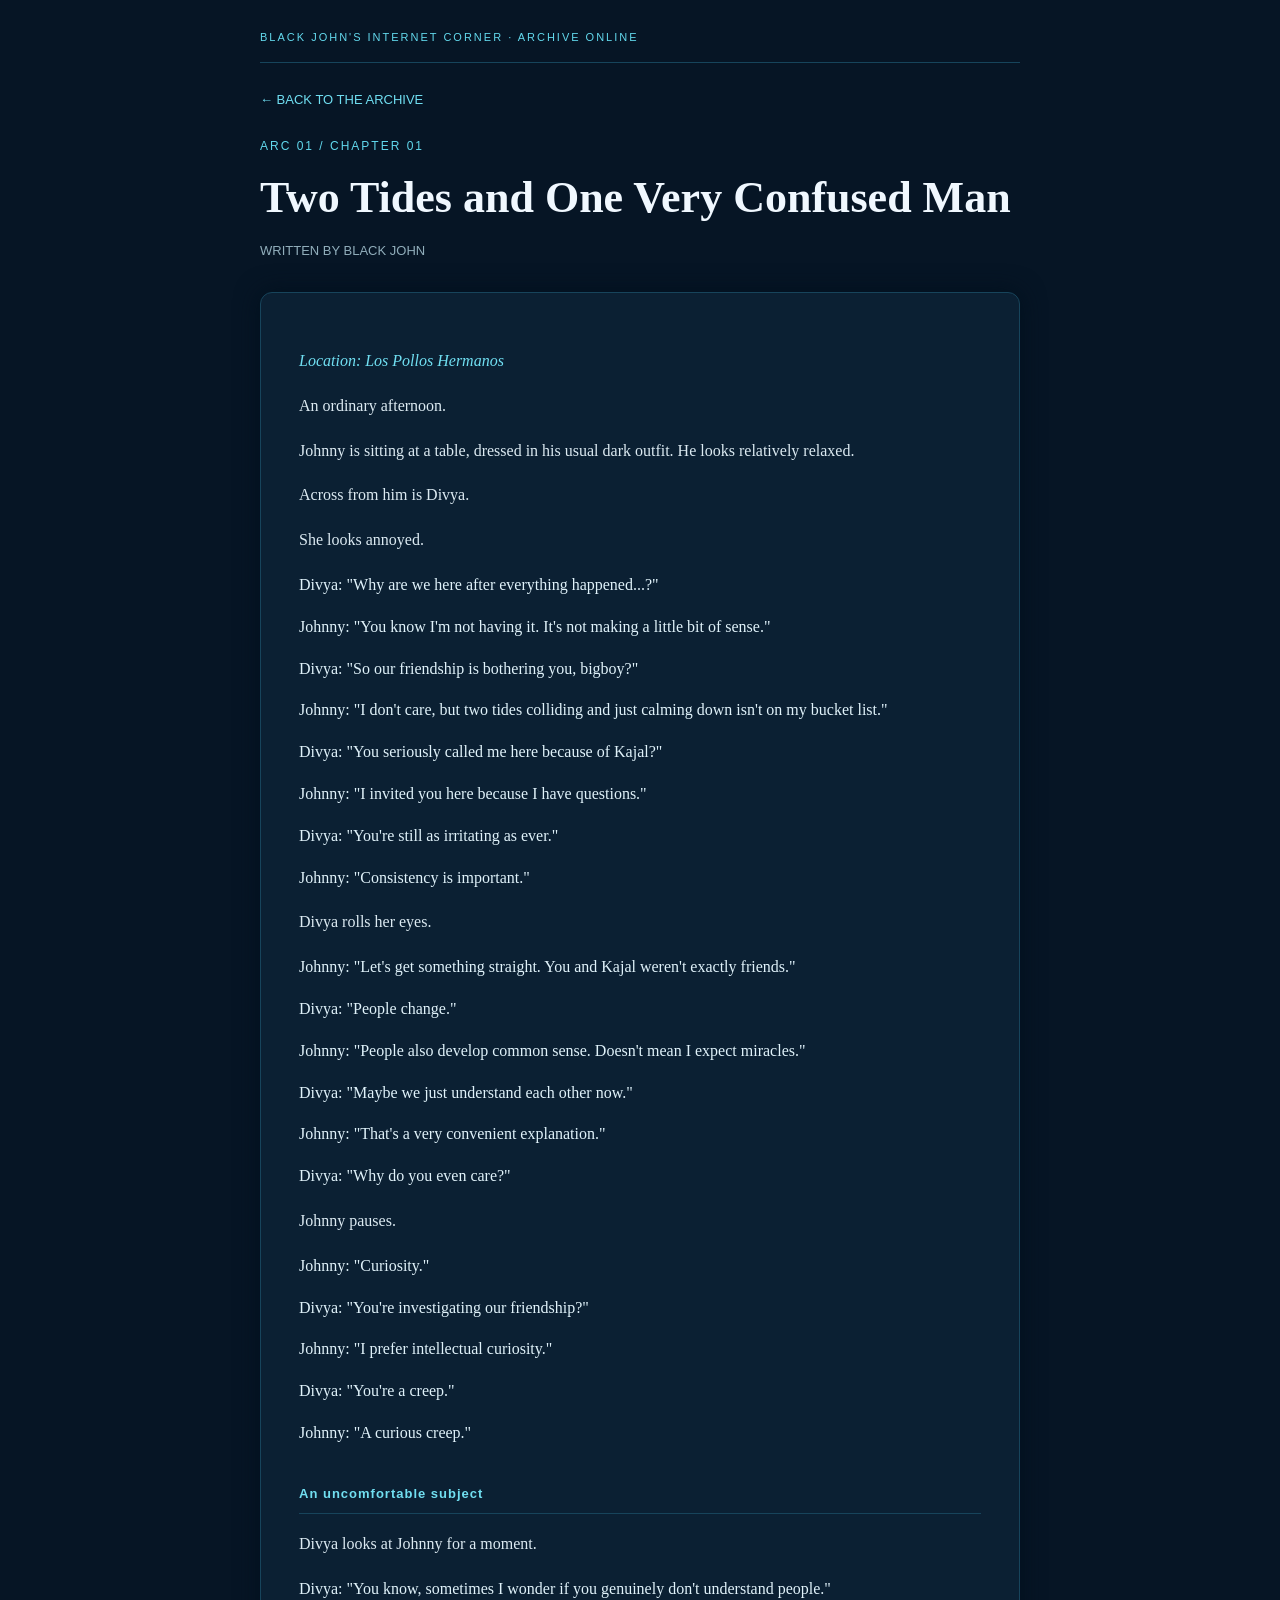
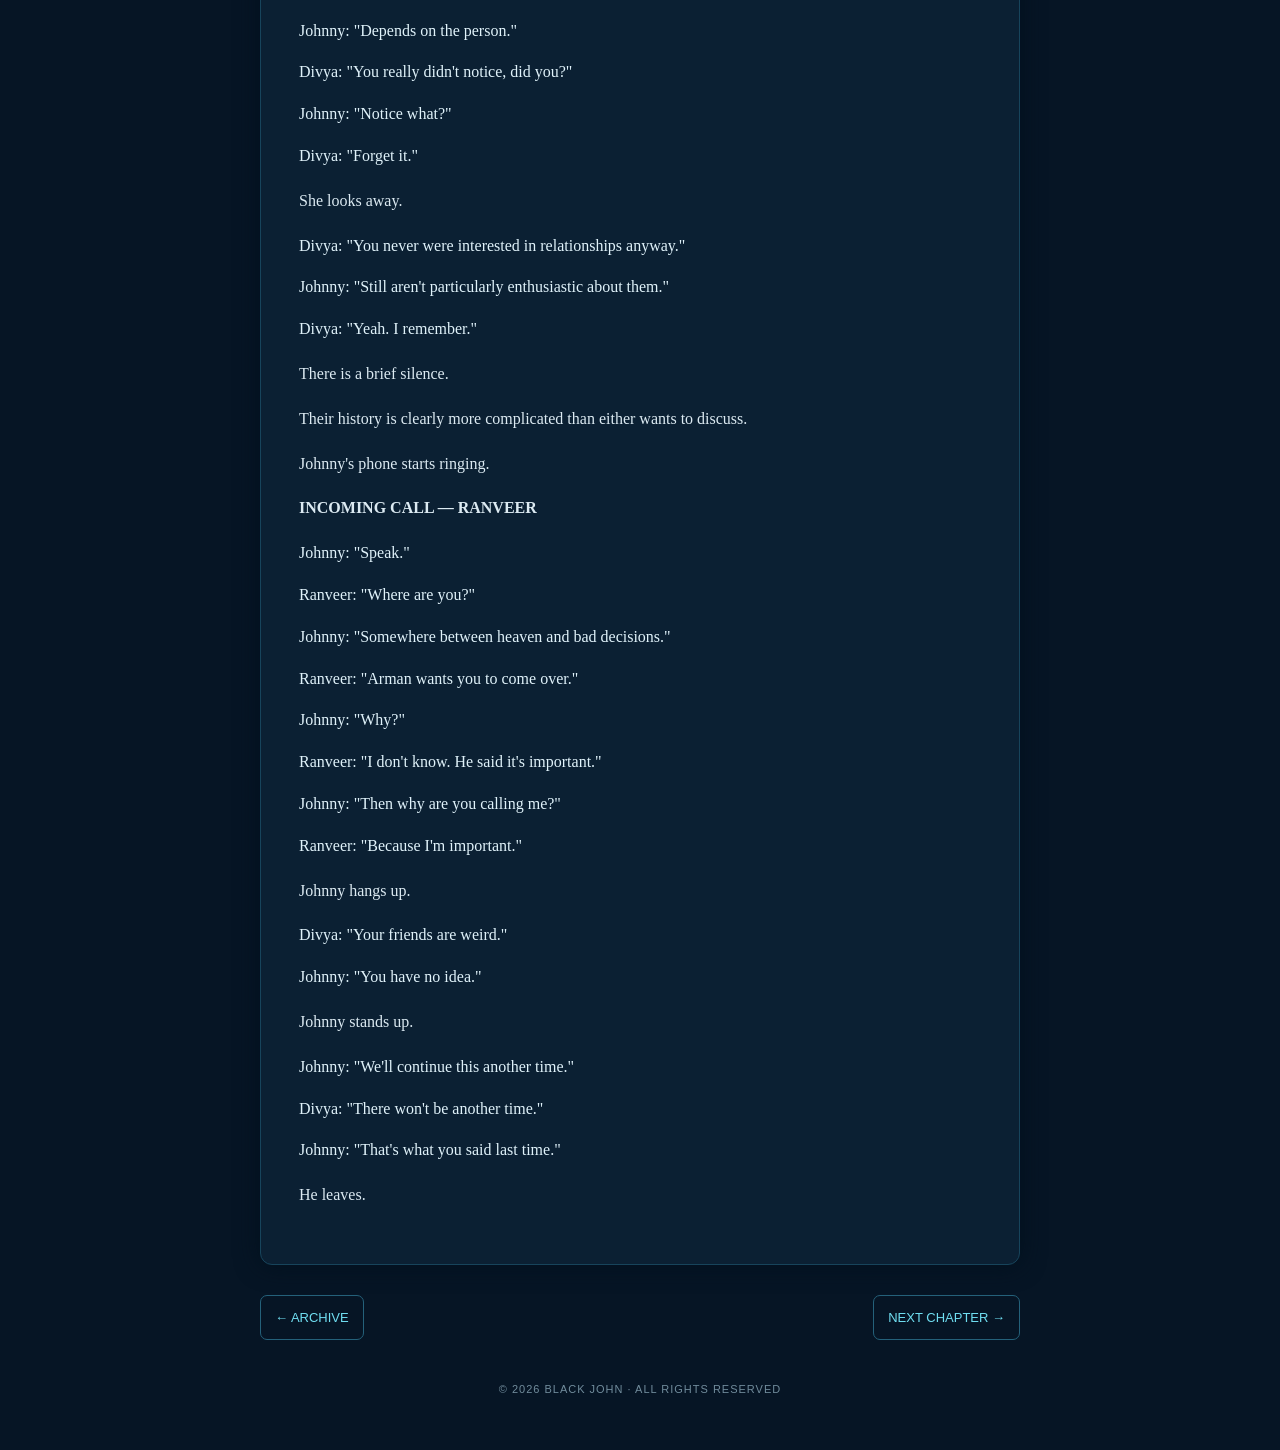
<file: chapters/chapter-01.html>
<!DOCTYPE html>
<html lang="en">
<head>
  <meta charset="UTF-8">
  <meta name="viewport" content="width=device-width, initial-scale=1">
  <meta name="theme-color" content="#071a2d">
  <title>Chapter 01 — Two Tides and One Very Confused Man | Black John</title>

  <style>
    * {
      box-sizing: border-box;
    }

    body {
      margin: 0;
      background: #061525;
      color: #dceaf2;
      font-family: Georgia, "Times New Roman", serif;
      line-height: 1.8;
    }

    .page {
      width: min(100% - 32px, 760px);
      margin: 0 auto;
      padding: 28px 0 50px;
    }

    .topbar {
      font-family: Arial, sans-serif;
      font-size: 11px;
      letter-spacing: 2px;
      color: #63d9ed;
      border-bottom: 1px solid #16445b;
      padding-bottom: 14px;
    }

    .back {
      display: inline-block;
      margin: 25px 0;
      color: #70dff2;
      text-decoration: none;
      font-family: Arial, sans-serif;
      font-size: 13px;
    }

    .chapter-label {
      color: #61d8ed;
      font-family: Arial, sans-serif;
      font-size: 12px;
      letter-spacing: 2px;
    }

    h1 {
      color: #f0f8ff;
      font-size: clamp(30px, 7vw, 44px);
      line-height: 1.2;
      margin: 14px 0;
    }

    .author {
      color: #91aebb;
      font-family: Arial, sans-serif;
      font-size: 13px;
      margin-bottom: 30px;
    }

    .story {
      background: #0b2033;
      border: 1px solid #17445b;
      border-radius: 12px;
      padding: clamp(18px, 5vw, 38px);
      box-shadow: 0 0 24px #00101d;
    }

    .location {
      color: #70dff2;
      font-style: italic;
    }

    .dialogue {
      color: #e0f2fa;
      margin: 13px 0;
    }

    .scene-heading {
      color: #71dff1;
      font-family: Arial, sans-serif;
      font-size: 13px;
      letter-spacing: 1px;
      margin-top: 34px;
      border-bottom: 1px solid #17445b;
      padding-bottom: 8px;
    }

    .navigation {
      display: flex;
      justify-content: space-between;
      gap: 12px;
      margin-top: 30px;
      font-family: Arial, sans-serif;
    }

    .navigation a {
      color: #70dff2;
      text-decoration: none;
      border: 1px solid #24617a;
      border-radius: 7px;
      padding: 10px 14px;
      font-size: 13px;
    }

    footer {
      text-align: center;
      color: #718c9c;
      font-family: Arial, sans-serif;
      font-size: 11px;
      letter-spacing: 1px;
      margin-top: 40px;
    }
  </style>
</head>

<body>
  <div class="page">

    <div class="topbar">
      BLACK JOHN'S INTERNET CORNER
      · ARCHIVE ONLINE
    </div>

    <a class="back" href="../index.html#archive">
      ← BACK TO THE ARCHIVE
    </a>

    <header>
      <div class="chapter-label">
        ARC 01 / CHAPTER 01
      </div>

      <h1>Two Tides and One Very Confused Man</h1>

      <div class="author">
        WRITTEN BY BLACK JOHN
      </div>
    </header>

    <main class="story">

      <p class="location">
        Location: Los Pollos Hermanos
      </p>

      <p>An ordinary afternoon.</p>

      <p>Johnny is sitting at a table, dressed in his usual dark outfit. He looks relatively relaxed.</p>

      <p>Across from him is Divya.</p>

      <p>She looks annoyed.</p>

      <p class="dialogue">Divya: "Why are we here after everything happened...?"</p>

      <p class="dialogue">Johnny: "You know I'm not having it. It's not making a little bit of sense."</p>

      <p class="dialogue">Divya: "So our friendship is bothering you, bigboy?"</p>

      <p class="dialogue">Johnny: "I don't care, but two tides colliding and just calming down isn't on my bucket list."</p>

      <p class="dialogue">Divya: "You seriously called me here because of Kajal?"</p>

      <p class="dialogue">Johnny: "I invited you here because I have questions."</p>

      <p class="dialogue">Divya: "You're still as irritating as ever."</p>

      <p class="dialogue">Johnny: "Consistency is important."</p>

      <p>Divya rolls her eyes.</p>

      <p class="dialogue">Johnny: "Let's get something straight. You and Kajal weren't exactly friends."</p>

      <p class="dialogue">Divya: "People change."</p>

      <p class="dialogue">Johnny: "People also develop common sense. Doesn't mean I expect miracles."</p>

      <p class="dialogue">Divya: "Maybe we just understand each other now."</p>

      <p class="dialogue">Johnny: "That's a very convenient explanation."</p>

      <p class="dialogue">Divya: "Why do you even care?"</p>

      <p>Johnny pauses.</p>

      <p class="dialogue">Johnny: "Curiosity."</p>

      <p class="dialogue">Divya: "You're investigating our friendship?"</p>

      <p class="dialogue">Johnny: "I prefer intellectual curiosity."</p>

      <p class="dialogue">Divya: "You're a creep."</p>

      <p class="dialogue">Johnny: "A curious creep."</p>

      <h2 class="scene-heading">An uncomfortable subject</h2>

      <p>Divya looks at Johnny for a moment.</p>

      <p class="dialogue">Divya: "You know, sometimes I wonder if you genuinely don't understand people."</p>

      <p class="dialogue">Johnny: "Depends on the person."</p>

      <p class="dialogue">Divya: "You really didn't notice, did you?"</p>

      <p class="dialogue">Johnny: "Notice what?"</p>

      <p class="dialogue">Divya: "Forget it."</p>

      <p>She looks away.</p>

      <p class="dialogue">Divya: "You never were interested in relationships anyway."</p>

      <p class="dialogue">Johnny: "Still aren't particularly enthusiastic about them."</p>

      <p class="dialogue">Divya: "Yeah. I remember."</p>

      <p>There is a brief silence.</p>

      <p>Their history is clearly more complicated than either wants to discuss.</p>

      <p>Johnny's phone starts ringing.</p>

      <p><strong>INCOMING CALL — RANVEER</strong></p>

      <p class="dialogue">Johnny: "Speak."</p>

      <p class="dialogue">Ranveer: "Where are you?"</p>

      <p class="dialogue">Johnny: "Somewhere between heaven and bad decisions."</p>

      <p class="dialogue">Ranveer: "Arman wants you to come over."</p>

      <p class="dialogue">Johnny: "Why?"</p>

      <p class="dialogue">Ranveer: "I don't know. He said it's important."</p>

      <p class="dialogue">Johnny: "Then why are you calling me?"</p>

      <p class="dialogue">Ranveer: "Because I'm important."</p>

      <p>Johnny hangs up.</p>

      <p class="dialogue">Divya: "Your friends are weird."</p>

      <p class="dialogue">Johnny: "You have no idea."</p>

      <p>Johnny stands up.</p>

      <p class="dialogue">Johnny: "We'll continue this another time."</p>

      <p class="dialogue">Divya: "There won't be another time."</p>

      <p class="dialogue">Johnny: "That's what you said last time."</p>

      <p>He leaves.</p>

    </main>

    <nav class="navigation">
      <a href="../index.html#archive">← ARCHIVE</a>
      <a href="chapter-02.html">NEXT CHAPTER →</a>
    </nav>

    <footer>
      © 2026 BLACK JOHN · ALL RIGHTS RESERVED
    </footer>

  </div>
</body>
</html>
</file>
<file: style.css>
@import url('https://fonts.googleapis.com/css2?family=Oxanium:wght@400;500;600;700&family=Rajdhani:wght@400;500;600;700&family=Space+Mono:wght@400;700&display=swap');

:root {
  --ink: #e5f7ff;
  --muted: #8eafc4;
  --panel: rgba(8, 28, 48, .78);
  --panel-strong: rgba(7, 21, 38, .94);
  --line: rgba(91, 190, 235, .28);
  --accent: #67d9ff;
  --accent-bright: #b4efff;
  --blue: #258acb;
  --deep: #030914;
  --aqua: #39e0d0;
}

* { box-sizing: border-box; }

html {
  scroll-behavior: smooth;
  scroll-padding-top: 24px;
}

body {
  margin: 0;
  color: var(--ink);
  background-color: var(--deep);
  background-image:
    radial-gradient(ellipse at 14% 8%, rgba(0,150,220,.24), transparent 34%),
    radial-gradient(ellipse at 88% 22%, rgba(0,220,210,.13), transparent 29%),
    radial-gradient(ellipse at 50% 82%, rgba(22,81,160,.20), transparent 42%),
    linear-gradient(145deg, #020711 0%, #071a2d 48%, #020914 100%);
  background-attachment: fixed;
  font-family: Georgia, "Times New Roman", serif;
  line-height: 1.72;
}

body::before {
  content: "";
  position: fixed;
  inset: 0;
  pointer-events: none;
  z-index: -1;
  opacity: .34;
  background-image: radial-gradient(circle at 1px 1px, rgba(160,230,255,.23) 1px, transparent 1.5px);
  background-size: 34px 34px;
  mask-image: linear-gradient(to bottom, black, transparent 75%);
}

a {
  color: var(--accent);
  transition: color .2s ease, text-shadow .2s ease, background .2s ease;
}

a:hover {
  color: #fff;
  text-shadow: 0 0 12px rgba(80,210,255,.7);
}

.page-shell {
  position: relative;
  isolation: isolate;
  overflow: hidden;
  width: min(980px, calc(100% - 28px));
  margin: 28px auto;
  padding: 0 38px;
  background: linear-gradient(155deg, rgba(13,39,62,.91), rgba(3,13,27,.94) 48%, rgba(7,29,49,.92));
  border: 1px solid rgba(117,215,255,.38);
  border-radius: 18px;
  box-shadow: 0 0 0 1px rgba(0,0,0,.65), 0 0 35px rgba(0,155,225,.17), 0 24px 80px #000c, inset 0 1px 0 rgba(255,255,255,.16);
}

.page-shell::before {
  content: "";
  position: absolute;
  z-index: -1;
  top: 0;
  left: 0;
  right: 0;
  height: 260px;
  pointer-events: none;
  background: linear-gradient(180deg, rgba(91,204,255,.13), transparent), radial-gradient(ellipse at 50% -20%, rgba(130,231,255,.22), transparent 70%);
}

.utility-bar, .eyebrow, .byline, .panel-label, .section-heading,
.chapter-kicker, .location, .back-top, footer, .archive-stamp,
.coming-soon, .enter-link {
  font-family: "Space Mono", "Courier New", monospace;
  letter-spacing: .075em;
}

.utility-bar {
  display: flex;
  justify-content: space-between;
  gap: 12px;
  padding: 15px 0;
  border-bottom: 1px solid var(--line);
  color: var(--muted);
  font-size: 10px;
  text-shadow: 0 0 10px rgba(63,189,255,.22);
}

.status { color: #70f0d7; }

.status i {
  display: inline-block;
  width: 7px;
  height: 7px;
  border-radius: 50%;
  background: #54f0ca;
  margin-right: 6px;
  box-shadow: 0 0 10px #42f3d1;
}

.hero {
  position: relative;
  text-align: center;
  padding: 76px 0 62px;
}

.eyebrow { color: #8ebbd1; font-size: 10px; }
.eyebrow span { color: var(--aqua); padding: 0 7px; text-shadow: 0 0 12px var(--aqua); }

h1 {
  margin: 26px auto 15px;
  max-width: 850px;
  font-family: "Oxanium", "Trebuchet MS", sans-serif;
  font-size: clamp(39px, 7vw, 76px);
  line-height: .99;
  font-weight: 600;
  letter-spacing: -.045em;
  text-transform: uppercase;
  color: #eafaff;
  text-shadow: 0 2px 0 #123c5a, 0 0 24px rgba(55,190,255,.24);
}

h1 em {
  color: var(--accent);
  font-style: normal;
  text-shadow: 0 0 18px rgba(68,203,255,.6);
}

.byline { color: var(--muted); font-size: 11px; }
.byline strong { color: #e8faff; }

.hero-rule {
  display: flex;
  align-items: center;
  justify-content: center;
  gap: 25px;
  margin: 28px 0;
  color: var(--aqua);
  text-shadow: 0 0 14px var(--aqua);
}

.tagline { color: #b5d2e2; font-size: 15px; }

.enter-link {
  display: inline-block;
  margin-top: 24px;
  padding: 12px 20px;
  border: 1px solid rgba(115,221,255,.75);
  border-radius: 7px;
  background: linear-gradient(180deg, rgba(88,198,245,.32), rgba(12,66,108,.55) 48%, rgba(5,28,54,.88));
  box-shadow: inset 0 1px 0 rgba(255,255,255,.32), 0 0 18px rgba(38,171,231,.18), 0 4px 12px #0008;
  color: #e5faff;
  text-decoration: none;
  font-size: 11px;
}

.enter-link:hover {
  background: linear-gradient(180deg, rgba(123,226,255,.48), rgba(20,101,154,.78));
  color: white;
}

.notice-panel, .arc-end, .reader-comments {
  position: relative;
  background: linear-gradient(135deg, rgba(26,75,105,.46), rgba(4,20,38,.86));
  border: 1px solid rgba(102,199,240,.32);
  border-radius: 12px;
  box-shadow: inset 0 1px 0 rgba(255,255,255,.12), 0 8px 25px rgba(0,0,0,.2);
}

.notice-panel {
  padding: 20px 24px;
  margin: 0 0 55px;
  border-left: 3px solid var(--aqua);
}

.panel-label {
  color: var(--accent);
  font-size: 10px;
  text-shadow: 0 0 10px rgba(75,204,255,.28);
}

.notice-panel p { margin: 8px 0 0; color: #c2dce9; }

.section-heading {
  display: flex;
  align-items: baseline;
  flex-wrap: wrap;
  gap: 12px;
  border-bottom: 1px solid var(--line);
  padding-bottom: 12px;
}

.section-heading > span:first-child { color: var(--aqua); font-size: 12px; }

.section-heading h2 {
  margin: 0;
  font-size: 16px;
  color: #b8edff;
  text-shadow: 0 0 12px rgba(63,186,255,.2);
}

.small-note { margin-left: auto; color: var(--muted); font-size: 9px; }

.chapter-list {
  list-style: none;
  padding: 0;
  margin: 18px 0 0;
}

.chapter-list li { border-bottom: 1px solid rgba(104,184,220,.16); }

.chapter-list a {
  display: flex;
  align-items: baseline;
  gap: 18px;
  padding: 12px 10px;
  border-radius: 6px;
  color: #d9f2ff;
  text-decoration: none;
}

.chapter-list a:hover {
  background: linear-gradient(90deg, rgba(35,144,197,.2), rgba(32,210,204,.06));
}

.chapter-list a span {
  color: #5ed8ec;
  font: 10px "Space Mono", monospace;
  white-space: nowrap;
}

.archive-stamp {
  margin: 45px 0;
  padding: 13px;
  text-align: center;
  border-top: 1px solid var(--line);
  border-bottom: 1px solid var(--line);
  color: #7daec5;
  font-size: 9px;
}

.chapter {
  padding: 48px 0 42px;
  border-bottom: 1px solid rgba(104,184,220,.2);
  scroll-margin-top: 20px;
}

.chapter-kicker { color: #57d8df; font-size: 10px; }

.chapter h2 {
  margin: 10px 0 28px;
  color: #b8eaff;
  font: 600 clamp(27px, 4vw, 39px)/1.12 "Rajdhani", "Trebuchet MS", sans-serif;
  text-shadow: 0 0 15px rgba(48,165,225,.18);
}

.chapter-body {
  max-width: 720px;
  margin: auto;
  color: #d7e8f1;
}

.chapter-body p { margin: 0 0 13px; }
.chapter-body .dialogue { margin-left: 20px; color: #f0faff; }

.chapter-body .stage-direction {
  color: #91b7c9;
  font-style: italic;
  text-align: center;
  margin: 22px 0;
}

.chapter-body .location {
  color: #7eaec5;
  font-size: 10px;
  text-transform: uppercase;
}

.chapter-body .scene-heading {
  margin: 28px 0 12px;
  color: #69d9ee;
  font: 600 13px "Space Mono", monospace;
  text-transform: uppercase;
}

.back-top {
  display: inline-block;
  margin-top: 24px;
  font-size: 9px;
  text-decoration: none;
}

.arc-end {
  margin: 55px 0;
  padding: 28px;
  text-align: center;
}

.arc-end h2 {
  color: #b8eaff;
  font: 600 26px "Oxanium", sans-serif;
}

.arc-end p { color: var(--muted); }

.coming-soon {
  margin-top: 24px;
  padding: 15px;
  border: 1px dashed rgba(100,207,239,.45);
  border-radius: 8px;
  color: var(--muted);
  font-size: 10px;
  line-height: 2;
}

.coming-soon strong { color: var(--accent); }

.reader-comments {
  margin: 3.5rem 0 2.5rem;
  padding: 1.5rem;
}

.reader-comments .section-heading { margin-bottom: 1rem; }

.comments-intro {
  color: var(--muted);
  line-height: 1.7;
  margin: 0 0 1.5rem;
}

.giscus { margin-top: 1.25rem; min-height: 120px; }

footer {
  padding: 20px 0;
  border-top: 1px solid var(--line);
  color: var(--muted);
  font-size: 9px;
}

.footer-bottom {
  display: flex;
  justify-content: space-between;
  gap: 12px;
}

footer a { text-decoration: none; }

@media (max-width: 600px) {
  .page-shell {
    width: calc(100% - 14px);
    margin: 7px auto;
    padding: 0 17px;
    border-radius: 12px;
  }

  .hero { padding: 48px 0 40px; }
  .utility-bar { font-size: 8px; }
  .small-note { width: 100%; margin-left: 29px; }
  .chapter-list a { gap: 10px; font-size: 14px; }
  .chapter-body .dialogue { margin-left: 8px; }
  .footer-bottom { flex-direction: column; }
  .desktop-only { display: none; }
  .reader-comments { padding: 1rem; }
}
</file>
